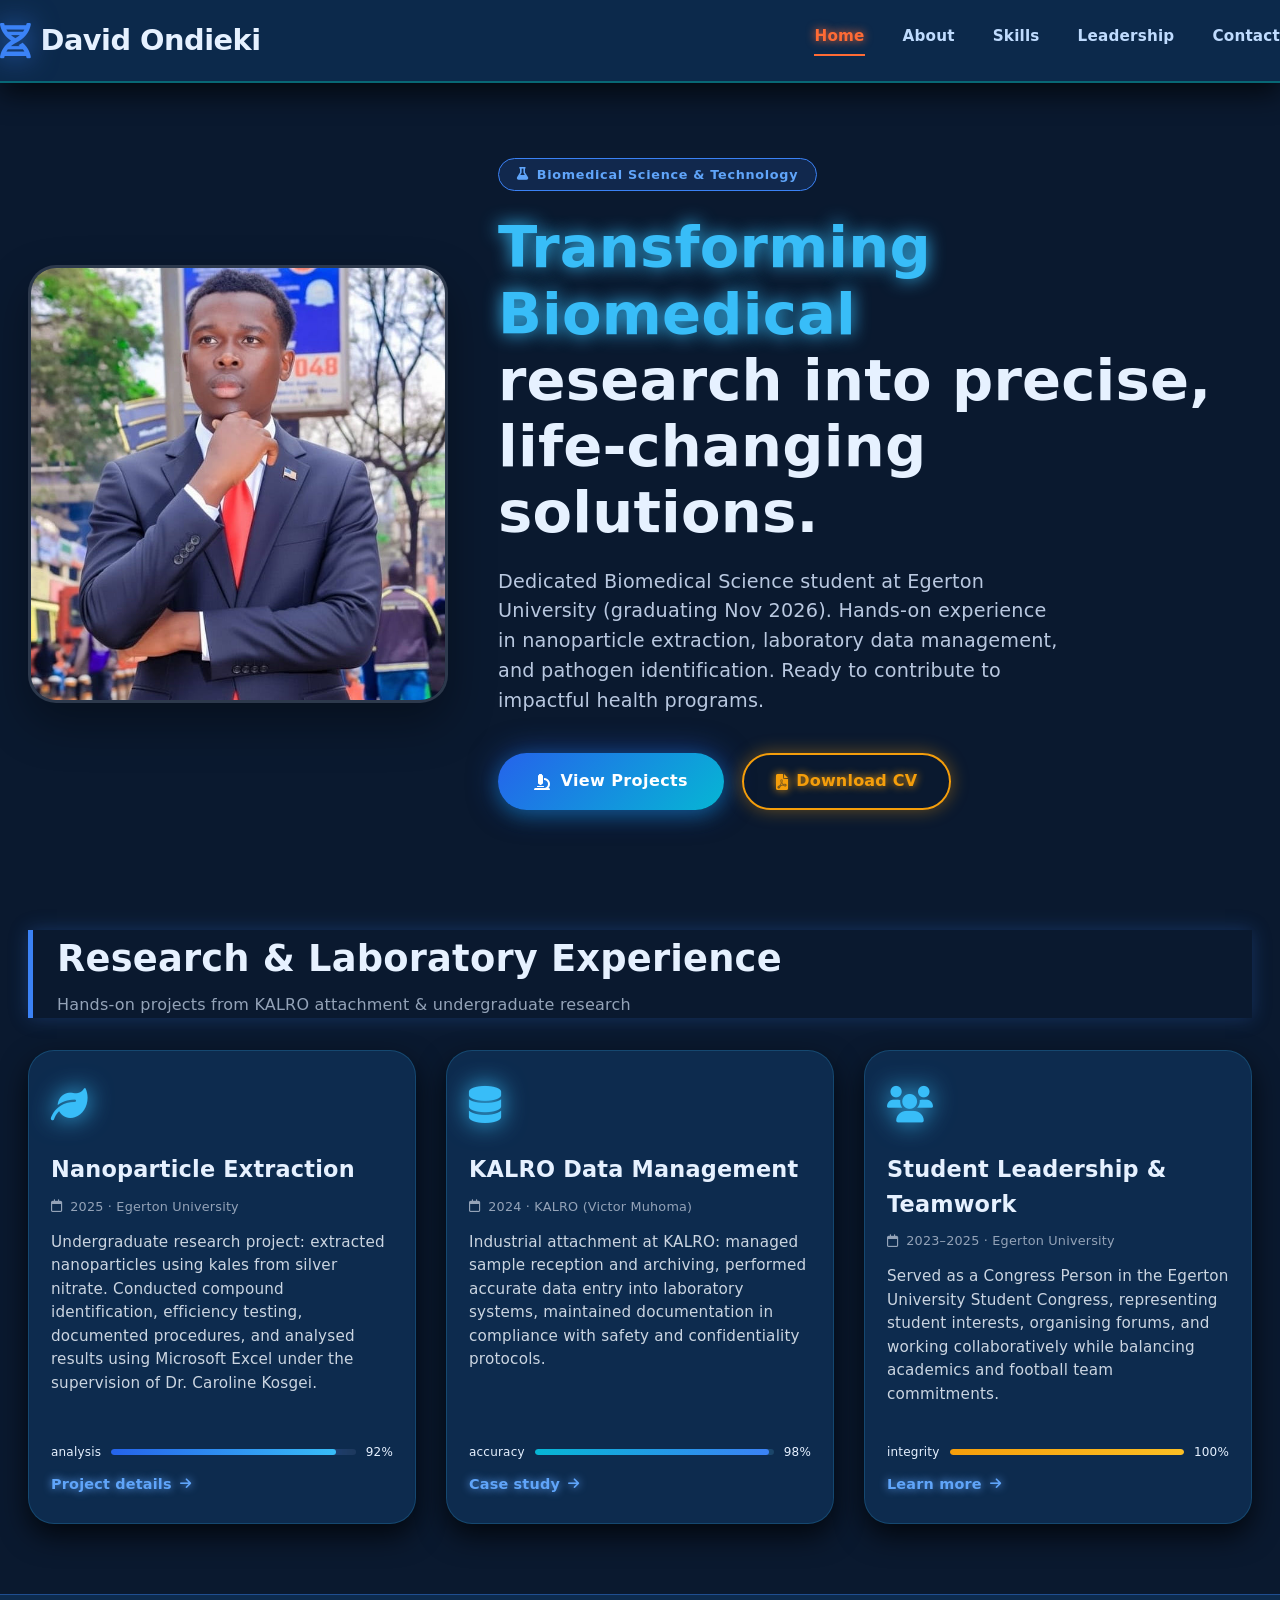
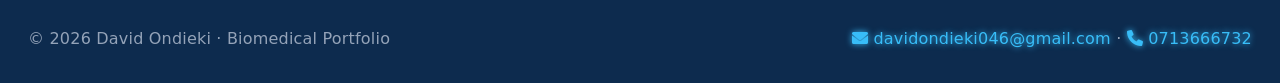
<file: index.html>
<!DOCTYPE html>
<html lang="en">
<head>
  <meta charset="UTF-8">
  <meta name="viewport" content="width=device-width, initial-scale=1.0, viewport-fit=cover">
  <title>David Ondieki · Biomedical Portfolio</title>
  <link rel="stylesheet" href="https://cdnjs.cloudflare.com/ajax/libs/font-awesome/6.0.0-beta3/css/all.min.css">
  <style>
    * {
      margin: 0;
      padding: 0;
      box-sizing: border-box;
    }

    html {
      overflow-x: hidden;
    }

    body {
      min-width: 0;
      background-color: #0A192F; /* Deep Navy – blue base */
      font-family: 'Inter', 'Segoe UI', system-ui, -apple-system, sans-serif;
      color: #E6F1FF; /* Pale Blue-White */
      line-height: 1.55;
      -webkit-font-smoothing: antialiased;
      letter-spacing: 0.2px;
    }

    .container {
      max-width: 1320px;
      margin: 0 auto;
      padding: 0 28px;
    }

    /* Navigation – blue surface with cyan/orange accents */
    .navbar {
      background-color: #0D2B4E; /* Rich medium blue */
      border-bottom: 2px solid rgba(0, 245, 212, 0.3);
      position: sticky;
      top: 0;
      z-index: 20;
      backdrop-filter: blur(14px);
      background-color: rgba(13, 43, 78, 0.94);
      box-shadow: 0 10px 28px rgba(0, 0, 0, 0.7);
    }

    .nav-content {
      display: flex;
      align-items: center;
      justify-content: space-between;
      padding: 18px 0;
      flex-wrap: wrap;
      gap: 16px;
    }

    .logo {
      font-weight: 750;
      font-size: 1.8rem;
      letter-spacing: -0.5px;
      color: #E6F1FF;
      display: flex;
      align-items: center;
      gap: 10px;
    }

    .logo i {
      color: #3B82F6; /* Bright blue */
      font-size: 2.2rem;
      filter: drop-shadow(0 0 14px rgba(59, 130, 246, 0.7));
    }

    .nav-links {
      display: flex;
      gap: 38px;
      align-items: center;
      flex-wrap: wrap;
    }

    .nav-links a {
      text-decoration: none;
      font-weight: 550;
      font-size: 0.95rem;
      color: #BFDBFE; /* Soft blue-white */
      transition: all 0.25s ease;
      padding-bottom: 5px;
      border-bottom: 2px solid transparent;
    }

    .nav-links a:hover {
      color: #38BDF8; /* Sky blue hover */
      border-bottom-color: #38BDF8;
      text-shadow: 0 0 10px #38BDF8;
    }

    .nav-links .active {
      color: #FF6B35; /* Orange accent on active */
      border-bottom-color: #FF6B35;
      font-weight: 650;
      text-shadow: 0 0 10px #FF6B35;
    }

    /* Hero */
    .hero {
      display: flex;
      flex-wrap: wrap;
      align-items: center;
      gap: 50px;
      padding: 75px 0 60px;
    }

    .hero-text {
      flex: 1 1 440px;
      min-width: 0;
    }

    .hero-badge {
      display: inline-flex;
      align-items: center;
      gap: 8px;
      background: rgba(59, 130, 246, 0.15);
      border: 1px solid #3B82F6;
      color: #60A5FA;
      font-weight: 600;
      font-size: 0.8rem;
      letter-spacing: 0.7px;
      padding: 6px 18px;
      border-radius: 30px;
      margin-bottom: 24px;
    }

    .hero-text h1 {
      font-size: 3.6rem;
      font-weight: 750;
      line-height: 1.15;
      color: #E6F1FF;
      margin-bottom: 20px;
    }

    .hero-photo {
      flex: 1 1 420px;
      min-width: 0;
      max-width: 420px;
      width: 100%;
      border-radius: 28px;
      overflow: hidden;
      border: 3px solid rgba(255,255,255,0.14);
      box-shadow: 0 20px 45px rgba(0,0,0,0.35);
      background: #0A192F;
    }

    .hero-photo img {
      width: 100%;
      height: auto;
      display: block;
      object-fit: contain;
      object-position: top center;
    }

    .blue-glow {
      color: #38BDF8;
      text-shadow: 0 0 18px #38BDF8;
    }

    .hero-description {
      font-size: 1.2rem;
      color: #b9c8e0;
      margin-bottom: 38px;
      max-width: 560px;
    }

    .button-group {
      display: flex;
      gap: 18px;
      flex-wrap: wrap;
    }

    /* Primary button – blue to cyan gradient */
    .btn-primary {
      background: linear-gradient(135deg, #2563EB, #06B6D4);
      border: none;
      padding: 15px 36px;
      border-radius: 40px;
      font-weight: 700;
      font-size: 1rem;
      color: #FFFFFF;
      text-decoration: none;
      display: inline-flex;
      align-items: center;
      gap: 10px;
      transition: all 0.3s ease;
      box-shadow: 0 0 30px rgba(37, 99, 235, 0.5), 0 6px 18px rgba(6, 182, 212, 0.3);
      letter-spacing: 0.4px;
    }

    .btn-primary i {
      color: #FFFFFF;
    }

    .btn-primary:hover {
      box-shadow: 0 0 45px #2563EB, 0 0 55px #06B6D4;
      transform: translateY(-2px);
      filter: brightness(1.1);
    }

    /* Gold button for CV */
    .btn-gold {
      background: transparent;
      border: 2px solid #F59E0B;
      padding: 14px 32px;
      border-radius: 40px;
      font-weight: 700;
      font-size: 1rem;
      color: #F59E0B;
      text-decoration: none;
      display: inline-flex;
      align-items: center;
      gap: 8px;
      transition: all 0.25s;
      box-shadow: 0 0 18px rgba(245, 158, 11, 0.4);
      text-shadow: 0 0 8px #F59E0B;
    }

    .btn-gold i {
      color: #F59E0B;
    }

    .btn-gold:hover {
      background: #F59E0B;
      color: #0A192F;
      box-shadow: 0 0 38px #F59E0B;
      text-shadow: none;
    }
    .btn-gold:hover i {
      color: #0A192F;
    }

    .hero-visual {
      flex: 1 1 400px;
      background: #0D2B4E;
      border-radius: 38px;
      padding: 26px;
      box-shadow: 0 0 45px rgba(37, 99, 235, 0.2), inset 0 0 35px rgba(6, 182, 212, 0.1);
      border: 1px solid rgba(56, 189, 248, 0.3);
      display: flex;
      align-items: center;
      justify-content: center;
    }

    .hero-card {
      background: #0A192F;
      border-radius: 28px;
      padding: 32px 22px;
      width: 100%;
      text-align: center;
      border: 1px solid rgba(245, 158, 11, 0.3);
    }

    .hero-icon-large {
      font-size: 4.5rem;
      color: #3B82F6;
      margin-bottom: 18px;
      filter: drop-shadow(0 0 22px #3B82F6);
    }

    .stat-line {
      display: flex;
      gap: 24px;
      margin-top: 24px;
      justify-content: center;
    }

    .stat-item {
      background: #0D2B4E;
      padding: 14px 22px;
      border-radius: 20px;
      border: 1px solid rgba(56, 189, 248, 0.3);
    }

    .stat-number {
      font-weight: 750;
      font-size: 1.8rem;
      color: #38BDF8;
      text-shadow: 0 0 12px #38BDF8;
    }

    .stat-label {
      font-size: 0.75rem;
      color: #E6F1FF;
      text-transform: uppercase;
      letter-spacing: 0.8px;
    }

    .section-title {
      margin: 60px 0 32px;
      border-left: 5px solid #3B82F6;
      padding-left: 24px;
      box-shadow: 0 0 18px rgba(59, 130, 246, 0.25);
    }

    .section-title h2 {
      font-size: 2.3rem;
      font-weight: 700;
      color: #E6F1FF;
    }

    .section-title p {
      color: #94a3b8;
      font-size: 1rem;
      margin-top: 6px;
    }

    .project-grid {
      display: grid;
      grid-template-columns: repeat(auto-fit, minmax(min(270px, 100%), 1fr));
      gap: 30px;
      margin-bottom: 60px;
    }

    .project-card {
      background: #0D2B4E;
      border-radius: 26px;
      padding: 26px 22px;
      transition: all 0.3s ease;
      border: 1px solid rgba(56, 189, 248, 0.2);
      box-shadow: 0 12px 28px rgba(0, 0, 0, 0.7);
      display: flex;
      flex-direction: column;
    }

    .project-card:hover {
      border-color: #3B82F6;
      box-shadow: 0 0 38px rgba(37, 99, 235, 0.4);
      transform: translateY(-5px);
    }

    .card-icon {
      font-size: 2.3rem;
      color: #38BDF8;
      margin-bottom: 18px;
      filter: drop-shadow(0 0 12px #38BDF8);
    }

    .project-card h3 {
      font-size: 1.4rem;
      font-weight: 650;
      margin-bottom: 10px;
      color: #E6F1FF;
    }

    .meta {
      color: #94a3b8;
      font-size: 0.8rem;
      margin-bottom: 14px;
      display: flex;
      align-items: center;
      gap: 8px;
    }

    .project-card p {
      color: #cbd5e1;
      font-size: 0.95rem;
      margin-bottom: 20px;
      flex: 1;
    }

    .link-glow {
      color: #60A5FA;
      font-weight: 600;
      text-decoration: none;
      display: inline-flex;
      align-items: center;
      gap: 8px;
      transition: 0.2s;
      font-size: 0.9rem;
      border-bottom: 1px solid transparent;
      text-shadow: 0 0 8px #60A5FA;
    }

    .link-glow i {
      font-size: 0.8rem;
    }

    .link-glow:hover {
      color: #F59E0B;
      border-bottom-color: #F59E0B;
      text-shadow: 0 0 12px #F59E0B;
    }

    .progress-indicator {
      margin: 16px 0 12px;
      display: flex;
      align-items: center;
      gap: 10px;
    }

    .progress-bar {
      height: 6px;
      background: #1e3a5f;
      border-radius: 12px;
      flex: 1;
      overflow: hidden;
    }

    .progress-fill-blue {
      height: 100%;
      background: linear-gradient(90deg, #2563EB, #38BDF8);
      box-shadow: 0 0 18px #2563EB;
      border-radius: 12px;
    }

    .progress-fill-cyan {
      height: 100%;
      background: linear-gradient(90deg, #06B6D4, #3B82F6);
      box-shadow: 0 0 18px #06B6D4;
      border-radius: 12px;
    }

    .progress-fill-gold {
      height: 100%;
      background: linear-gradient(90deg, #F59E0B, #FBBF24);
      box-shadow: 0 0 18px #F59E0B;
      border-radius: 12px;
    }

    .progress-text {
      font-size: 0.75rem;
      color: #E6F1FF;
      font-weight: 500;
    }

    .alert-banner {
      background: #0D2B4E;
      border-left: 6px solid #F59E0B;
      padding: 18px 26px;
      border-radius: 16px;
      margin: 35px 0 45px;
      display: flex;
      align-items: center;
      gap: 18px;
      box-shadow: 0 0 24px rgba(245, 158, 11, 0.25);
    }

    .alert-banner i {
      font-size: 2rem;
      color: #F59E0B;
      filter: drop-shadow(0 0 12px #F59E0B);
    }

    .alert-content strong {
      color: #FBBF24;
      text-shadow: 0 0 6px #FBBF24;
    }

    .footer {
      background: #0D2B4E;
      margin-top: 70px;
      padding: 32px 0;
      border-top: 1px solid rgba(59, 130, 246, 0.4);
      color: #94a3b8;
      display: flex;
      justify-content: space-between;
      flex-wrap: wrap;
      gap: 20px;
    }

    .footer a {
      color: #38BDF8;
      text-decoration: none;
      font-weight: 500;
      text-shadow: 0 0 6px #38BDF8;
    }

    .footer a:hover {
      color: #F59E0B;
      text-shadow: 0 0 12px #F59E0B;
    }

    @media (max-width: 760px) {
      .hero {
        justify-content: center;
        padding: 40px 0 30px;
      }
      .hero-text {
        width: 100%;
      }
      .hero-photo {
        max-width: 100%;
      }
      .hero-text h1 {
        font-size: 2.5rem;
      }
      .project-grid {
        grid-template-columns: 1fr;
      }
      .nav-links {
        gap: 18px;
      }
    }
  </style>
</head>
<body>
  <nav class="navbar">
    <div class="container nav-content">
      <div class="logo">
        <a href="index.html" style="display:flex;align-items:center;text-decoration:none;color:inherit;">
          <i class="fas fa-dna"></i>
          <span style="margin-left:10px;">David Ondieki</span>
        </a>
      </div>
      <div class="nav-links">
        <a href="index.html" class="active">Home</a>
        <a href="about.html">About</a>
        <a href="skills.html">Skills</a>
        <a href="leadership.html">Leadership</a>
        <a href="contact.html">Contact</a>
      </div>
    </div>
  </nav>

  <main class="container">
    <section class="hero">
      <div class="hero-photo">
        <img src="images/David.png" alt="David Ondieki portrait">
      </div>
      <div class="hero-text">
        <span class="hero-badge"><i class="fas fa-flask"></i> Biomedical Science & Technology</span>
        <h1>
          <span class="blue-glow">Transforming Biomedical </span><br>research into precise, life-changing solutions.
        </h1>
        <p class="hero-description">
          Dedicated Biomedical Science student at Egerton University (graduating Nov 2026). 
          Hands-on experience in nanoparticle extraction, laboratory data management, and pathogen identification. 
          Ready to contribute to impactful health programs.
        </p>
        <div class="button-group">
          <a href="#projects" class="btn-primary"><i class="fas fa-microscope"></i> View Projects</a>
          <a href="David-Ondieki-CV.pdf" class="btn-gold" download><i class="fas fa-file-pdf"></i> Download CV</a>
        </div>
      </div>
    </section>

  

    <div class="section-title" id="projects">
      <h2>Research & Laboratory Experience</h2>
      <p>Hands-on projects from KALRO attachment & undergraduate research</p>
    </div>

    <div class="project-grid">
      <div class="project-card">
        <div class="card-icon"><i class="fas fa-leaf"></i></div>
        <h3>Nanoparticle Extraction</h3>
        <div class="meta"><i class="far fa-calendar"></i> 2025 · Egerton University</div>
        <p>Undergraduate research project: extracted nanoparticles using kales from silver nitrate. Conducted compound identification, efficiency testing, documented procedures, and analysed results using Microsoft Excel under the supervision of Dr. Caroline Kosgei.</p>
        <div class="progress-indicator">
          <span class="progress-text">analysis</span>
          <div class="progress-bar"><div class="progress-fill-blue" style="width:92%;"></div></div>
          <span class="progress-text">92%</span>
        </div>
        <a href="project-nanoparticle.html" class="link-glow">Project details <i class="fas fa-arrow-right"></i></a>
      </div>
      <div class="project-card">
        <div class="card-icon"><i class="fas fa-database"></i></div>
        <h3>KALRO Data Management</h3>
        <div class="meta"><i class="far fa-calendar"></i> 2024 · KALRO (Victor Muhoma)</div>
        <p>Industrial attachment at KALRO: managed sample reception and archiving, performed accurate data entry into laboratory systems, maintained documentation in compliance with safety and confidentiality protocols.</p>
        <div class="progress-indicator">
          <span class="progress-text">accuracy</span>
          <div class="progress-bar"><div class="progress-fill-cyan" style="width:98%;"></div></div>
          <span class="progress-text">98%</span>
        </div>
        <a href="project-kalro.html" class="link-glow">Case study <i class="fas fa-arrow-right"></i></a>
      </div>
      <div class="project-card">
        <div class="card-icon"><i class="fas fa-users"></i></div>
        <h3>Student Leadership & Teamwork</h3>
        <div class="meta"><i class="far fa-calendar"></i> 2023–2025 · Egerton University</div>
        <p>Served as a Congress Person in the Egerton University Student Congress, representing student interests, organising forums, and working collaboratively while balancing academics and football team commitments.</p>
        <div class="progress-indicator">
          <span class="progress-text">integrity</span>
          <div class="progress-bar"><div class="progress-fill-gold" style="width:100%;"></div></div>
          <span class="progress-text">100%</span>
        </div>
        <a href="project-leadership.html" class="link-glow">Learn more <i class="fas fa-arrow-right"></i></a>
      </div>
    </div>
  </main>

  <footer class="footer">
    <div class="container" style="display: flex; justify-content: space-between; width: 100%; flex-wrap: wrap; align-items: center;">
      <span>© 2026 David Ondieki · Biomedical Portfolio</span>
      <span>
        <a href="mailto:davidondieki046@gmail.com"><i class="fas fa-envelope"></i> davidondieki046@gmail.com</a> · 
        <a href="#"><i class="fas fa-phone"></i> 0713666732</a>
      </span>
    </div>
  </footer>
</body>
</html>
</file>
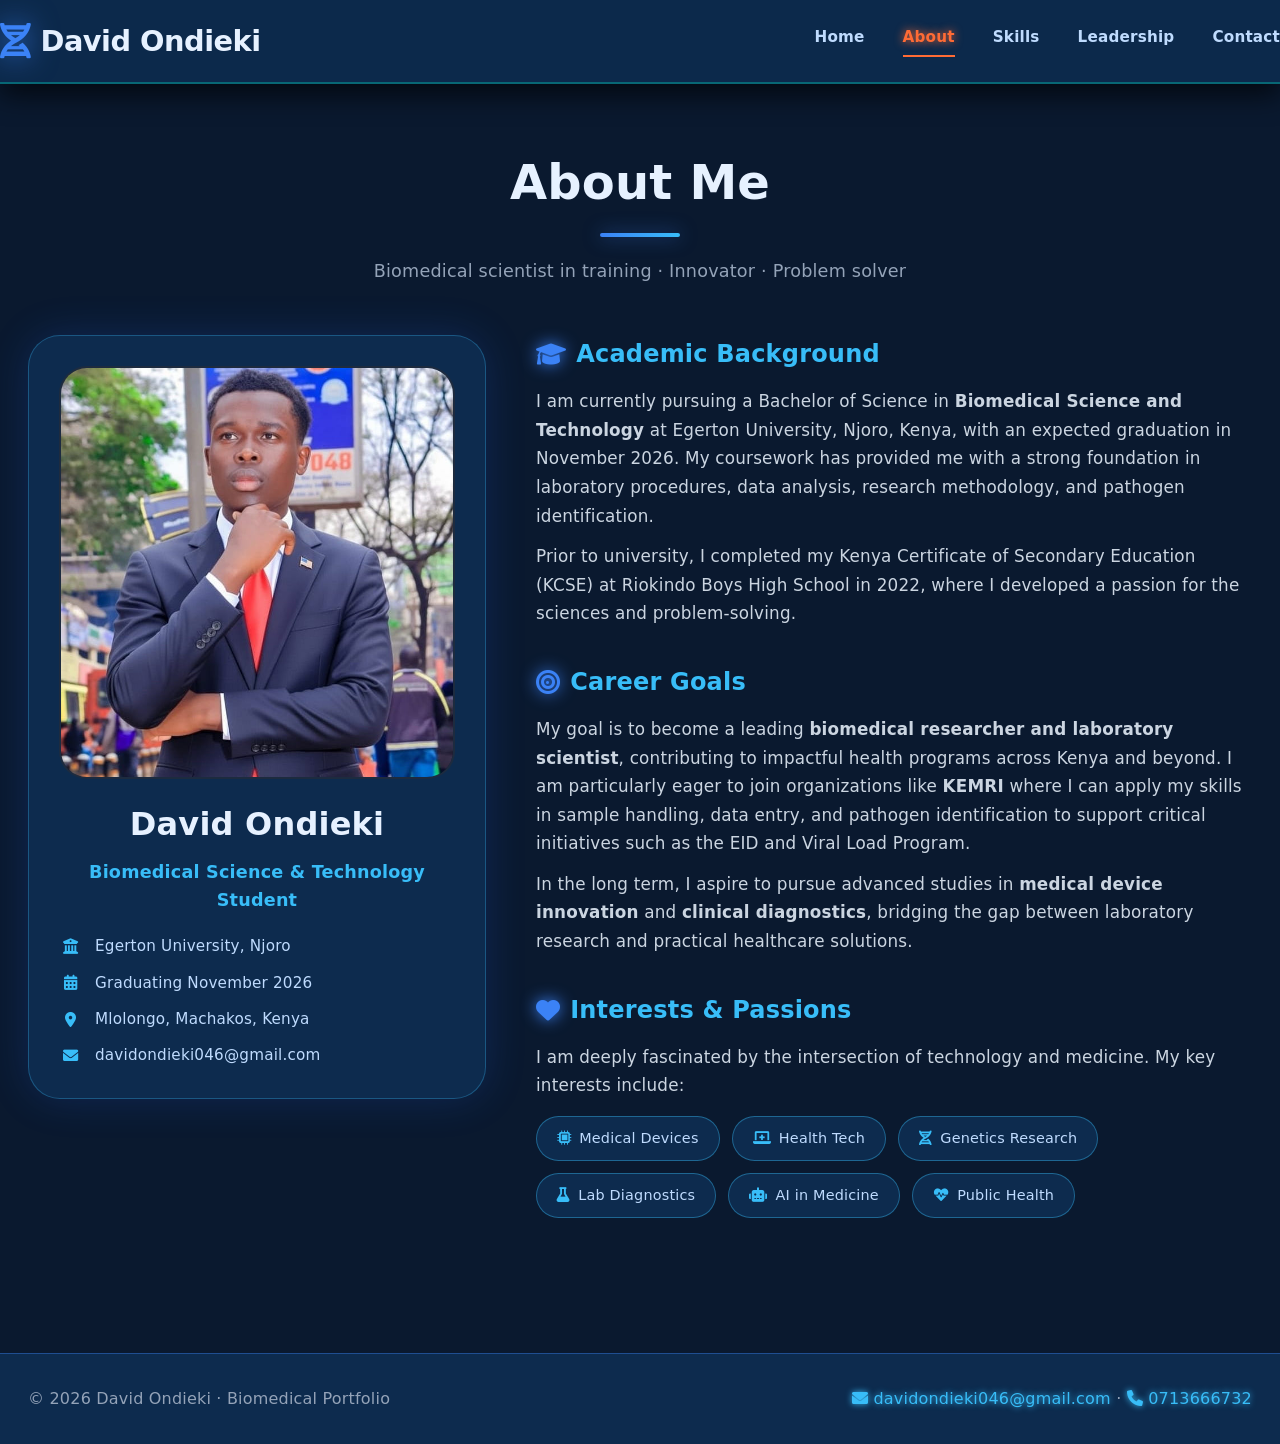
<file: about.html>
<!DOCTYPE html>
<html lang="en">
<head>
  <meta charset="UTF-8">
  <meta name="viewport" content="width=device-width, initial-scale=1.0, viewport-fit=cover">
  <title>About Me · David Ondieki</title>
  <link rel="stylesheet" href="https://cdnjs.cloudflare.com/ajax/libs/font-awesome/6.0.0-beta3/css/all.min.css">
  <style>
    * {
      margin: 0;
      padding: 0;
      box-sizing: border-box;
    }

    html {
      overflow-x: hidden;
    }

    body {
      min-width: 0;
      background-color: #0A192F;
      font-family: 'Inter', 'Segoe UI', system-ui, -apple-system, sans-serif;
      color: #E6F1FF;
      line-height: 1.6;
      -webkit-font-smoothing: antialiased;
      letter-spacing: 0.2px;
    }

    .container {
      max-width: 1320px;
      margin: 0 auto;
      padding: 0 28px;
    }

    /* Navigation */
    .navbar {
      background-color: #0D2B4E;
      border-bottom: 2px solid rgba(0, 245, 212, 0.3);
      position: sticky;
      top: 0;
      z-index: 20;
      backdrop-filter: blur(14px);
      background-color: rgba(13, 43, 78, 0.94);
      box-shadow: 0 10px 28px rgba(0, 0, 0, 0.7);
    }

    .nav-content {
      display: flex;
      align-items: center;
      justify-content: space-between;
      padding: 18px 0;
      flex-wrap: wrap;
      gap: 16px;
    }

    .logo {
      font-weight: 750;
      font-size: 1.8rem;
      letter-spacing: -0.5px;
      color: #E6F1FF;
      display: flex;
      align-items: center;
      gap: 10px;
      text-decoration: none;
    }

    .logo i {
      color: #3B82F6;
      font-size: 2.2rem;
      filter: drop-shadow(0 0 14px rgba(59, 130, 246, 0.7));
    }

    .nav-links {
      display: flex;
      gap: 38px;
      align-items: center;
      flex-wrap: wrap;
    }

    .nav-links a {
      text-decoration: none;
      font-weight: 550;
      font-size: 0.95rem;
      color: #BFDBFE;
      transition: all 0.25s ease;
      padding-bottom: 5px;
      border-bottom: 2px solid transparent;
    }

    .nav-links a:hover {
      color: #38BDF8;
      border-bottom-color: #38BDF8;
      text-shadow: 0 0 10px #38BDF8;
    }

    .nav-links .active {
      color: #FF6B35;
      border-bottom-color: #FF6B35;
      font-weight: 650;
      text-shadow: 0 0 10px #FF6B35;
    }

    /* Page Header */
    .page-header {
      padding: 60px 0 30px;
      text-align: center;
    }

    .page-header h1 {
      font-size: 3rem;
      font-weight: 750;
      color: #E6F1FF;
      margin-bottom: 12px;
    }

    .page-header .underline {
      width: 80px;
      height: 4px;
      background: linear-gradient(90deg, #3B82F6, #38BDF8);
      margin: 0 auto 20px;
      border-radius: 4px;
      box-shadow: 0 0 18px rgba(59, 130, 246, 0.6);
    }

    .page-header p {
      color: #94a3b8;
      font-size: 1.1rem;
    }

    /* About Content */
    .about-grid {
      display: flex;
      flex-wrap: wrap;
      gap: 50px;
      padding: 20px 0 60px;
      align-items: flex-start;
    }

    .about-image {
      flex: 1 1 350px;
      min-width: 0;
      background: #0D2B4E;
      border-radius: 32px;
      padding: 30px;
      text-align: center;
      border: 1px solid rgba(56, 189, 248, 0.3);
      box-shadow: 0 0 40px rgba(37, 99, 235, 0.2);
    }

    .profile-icon {
      width: 100%;
      max-width: 420px;
      margin-left: auto;
      margin-right: auto;
      border-radius: 28px;
      overflow: hidden;
      background: #0A192F;
      margin-bottom: 20px;
      position: relative;
      border: 2px solid rgba(255,255,255,0.08);
    }

    .profile-icon img {
      width: 100%;
      height: auto;
      display: block;
      object-fit: contain;
      object-position: top center;
    }

    .profile-icon i {
      display: none;
    }

    .about-image h2 {
      font-size: 2rem;
      color: #E6F1FF;
      margin-bottom: 8px;
    }

    .about-image .title {
      color: #38BDF8;
      font-weight: 600;
      font-size: 1.1rem;
      margin-bottom: 20px;
    }

    .quick-info {
      display: flex;
      flex-direction: column;
      gap: 12px;
      text-align: left;
    }

    .quick-info .info-item {
      display: flex;
      align-items: center;
      gap: 12px;
      color: #BFDBFE;
      font-size: 0.95rem;
    }

    .quick-info .info-item i {
      color: #38BDF8;
      width: 24px;
      text-align: center;
    }

    .about-details {
      flex: 2 1 500px;
      min-width: 0;
    }

    .detail-section {
      margin-bottom: 35px;
    }

    .detail-section h3 {
      font-size: 1.5rem;
      color: #38BDF8;
      margin-bottom: 14px;
      display: flex;
      align-items: center;
      gap: 10px;
    }

    .detail-section h3 i {
      color: #3B82F6;
      filter: drop-shadow(0 0 8px #3B82F6);
    }

    .detail-section p {
      color: #cbd5e1;
      font-size: 1.05rem;
      line-height: 1.7;
      margin-bottom: 12px;
    }

    .interest-tags {
      display: flex;
      flex-wrap: wrap;
      gap: 12px;
      margin-top: 16px;
    }

    .interest-tag {
      background: #0D2B4E;
      border: 1px solid rgba(56, 189, 248, 0.4);
      padding: 10px 20px;
      border-radius: 30px;
      color: #BFDBFE;
      font-weight: 500;
      font-size: 0.9rem;
      transition: all 0.25s;
      display: flex;
      align-items: center;
      gap: 8px;
    }

    .interest-tag:hover {
      border-color: #3B82F6;
      box-shadow: 0 0 20px rgba(37, 99, 235, 0.4);
      color: #FFFFFF;
    }

    .interest-tag i {
      color: #38BDF8;
    }

    .footer {
      background: #0D2B4E;
      margin-top: 40px;
      padding: 32px 0;
      border-top: 1px solid rgba(59, 130, 246, 0.4);
      color: #94a3b8;
      display: flex;
      justify-content: space-between;
      flex-wrap: wrap;
      gap: 20px;
    }

    .footer a {
      color: #38BDF8;
      text-decoration: none;
      font-weight: 500;
      text-shadow: 0 0 6px #38BDF8;
    }

    .footer a:hover {
      color: #F59E0B;
      text-shadow: 0 0 12px #F59E0B;
    }

    @media (max-width: 760px) {
      .page-header h1 {
        font-size: 2.2rem;
      }
      .nav-links {
        gap: 18px;
      }
    }
  </style>
</head>
<body>
  <nav class="navbar">
    <div class="container nav-content">
      <a href="index.html" class="logo">
        <i class="fas fa-dna"></i> David Ondieki
      </a>
      <div class="nav-links">
        <a href="index.html">Home</a>
        <a href="about.html" class="active">About</a>
        <a href="skills.html">Skills</a>
        <a href="leadership.html">Leadership</a>
        <a href="contact.html">Contact</a>
      </div>
    </div>
  </nav>

  <main class="container">
    <div class="page-header">
      <h1>About Me</h1>
      <div class="underline"></div>
      <p>Biomedical scientist in training · Innovator · Problem solver</p>
    </div>

    <div class="about-grid">
      <div class="about-image">
        <div class="profile-icon">
          <img src="images/David.png" alt="David Ondieki">
        </div>
        <h2>David Ondieki</h2>
        <p class="title">Biomedical Science & Technology Student</p>
        <div class="quick-info">
          <div class="info-item">
            <i class="fas fa-university"></i>
            <span>Egerton University, Njoro</span>
          </div>
          <div class="info-item">
            <i class="fas fa-calendar-alt"></i>
            <span>Graduating November 2026</span>
          </div>
          <div class="info-item">
            <i class="fas fa-map-marker-alt"></i>
            <span>Mlolongo, Machakos, Kenya</span>
          </div>
          <div class="info-item">
            <i class="fas fa-envelope"></i>
            <span>davidondieki046@gmail.com</span>
          </div>
        </div>
      </div>

      <div class="about-details">
        <div class="detail-section">
          <h3><i class="fas fa-graduation-cap"></i> Academic Background</h3>
          <p>
            I am currently pursuing a Bachelor of Science in <strong>Biomedical Science and Technology</strong> at Egerton University, 
            Njoro, Kenya, with an expected graduation in November 2026. My coursework has provided me with a strong foundation 
            in laboratory procedures, data analysis, research methodology, and pathogen identification.
          </p>
          <p>
            Prior to university, I completed my Kenya Certificate of Secondary Education (KCSE) at Riokindo Boys High School in 2022, 
            where I developed a passion for the sciences and problem-solving.
          </p>
        </div>

        <div class="detail-section">
          <h3><i class="fas fa-bullseye"></i> Career Goals</h3>
          <p>
            My goal is to become a leading <strong>biomedical researcher and laboratory scientist</strong>, contributing to 
            impactful health programs across Kenya and beyond. I am particularly eager to join organizations like 
            <strong>KEMRI</strong> where I can apply my skills in sample handling, data entry, and pathogen identification 
            to support critical initiatives such as the EID and Viral Load Program.
          </p>
          <p>
            In the long term, I aspire to pursue advanced studies in <strong>medical device innovation</strong> and 
            <strong>clinical diagnostics</strong>, bridging the gap between laboratory research and practical healthcare solutions.
          </p>
        </div>

        <div class="detail-section">
          <h3><i class="fas fa-heart"></i> Interests & Passions</h3>
          <p>
            I am deeply fascinated by the intersection of technology and medicine. My key interests include:
          </p>
          <div class="interest-tags">
            <span class="interest-tag"><i class="fas fa-microchip"></i> Medical Devices</span>
            <span class="interest-tag"><i class="fas fa-laptop-medical"></i> Health Tech</span>
            <span class="interest-tag"><i class="fas fa-dna"></i> Genetics Research</span>
            <span class="interest-tag"><i class="fas fa-flask"></i> Lab Diagnostics</span>
            <span class="interest-tag"><i class="fas fa-robot"></i> AI in Medicine</span>
            <span class="interest-tag"><i class="fas fa-heartbeat"></i> Public Health</span>
          </div>
        </div>
      </div>
    </div>
  </main>

  <footer class="footer">
    <div class="container" style="display: flex; justify-content: space-between; width: 100%; flex-wrap: wrap; align-items: center;">
      <span>© 2026 David Ondieki · Biomedical Portfolio</span>
      <span>
        <a href="mailto:davidondieki046@gmail.com"><i class="fas fa-envelope"></i> davidondieki046@gmail.com</a> · 
        <a href="#"><i class="fas fa-phone"></i> 0713666732</a>
      </span>
    </div>
  </footer>
</body>
</html>
</file>
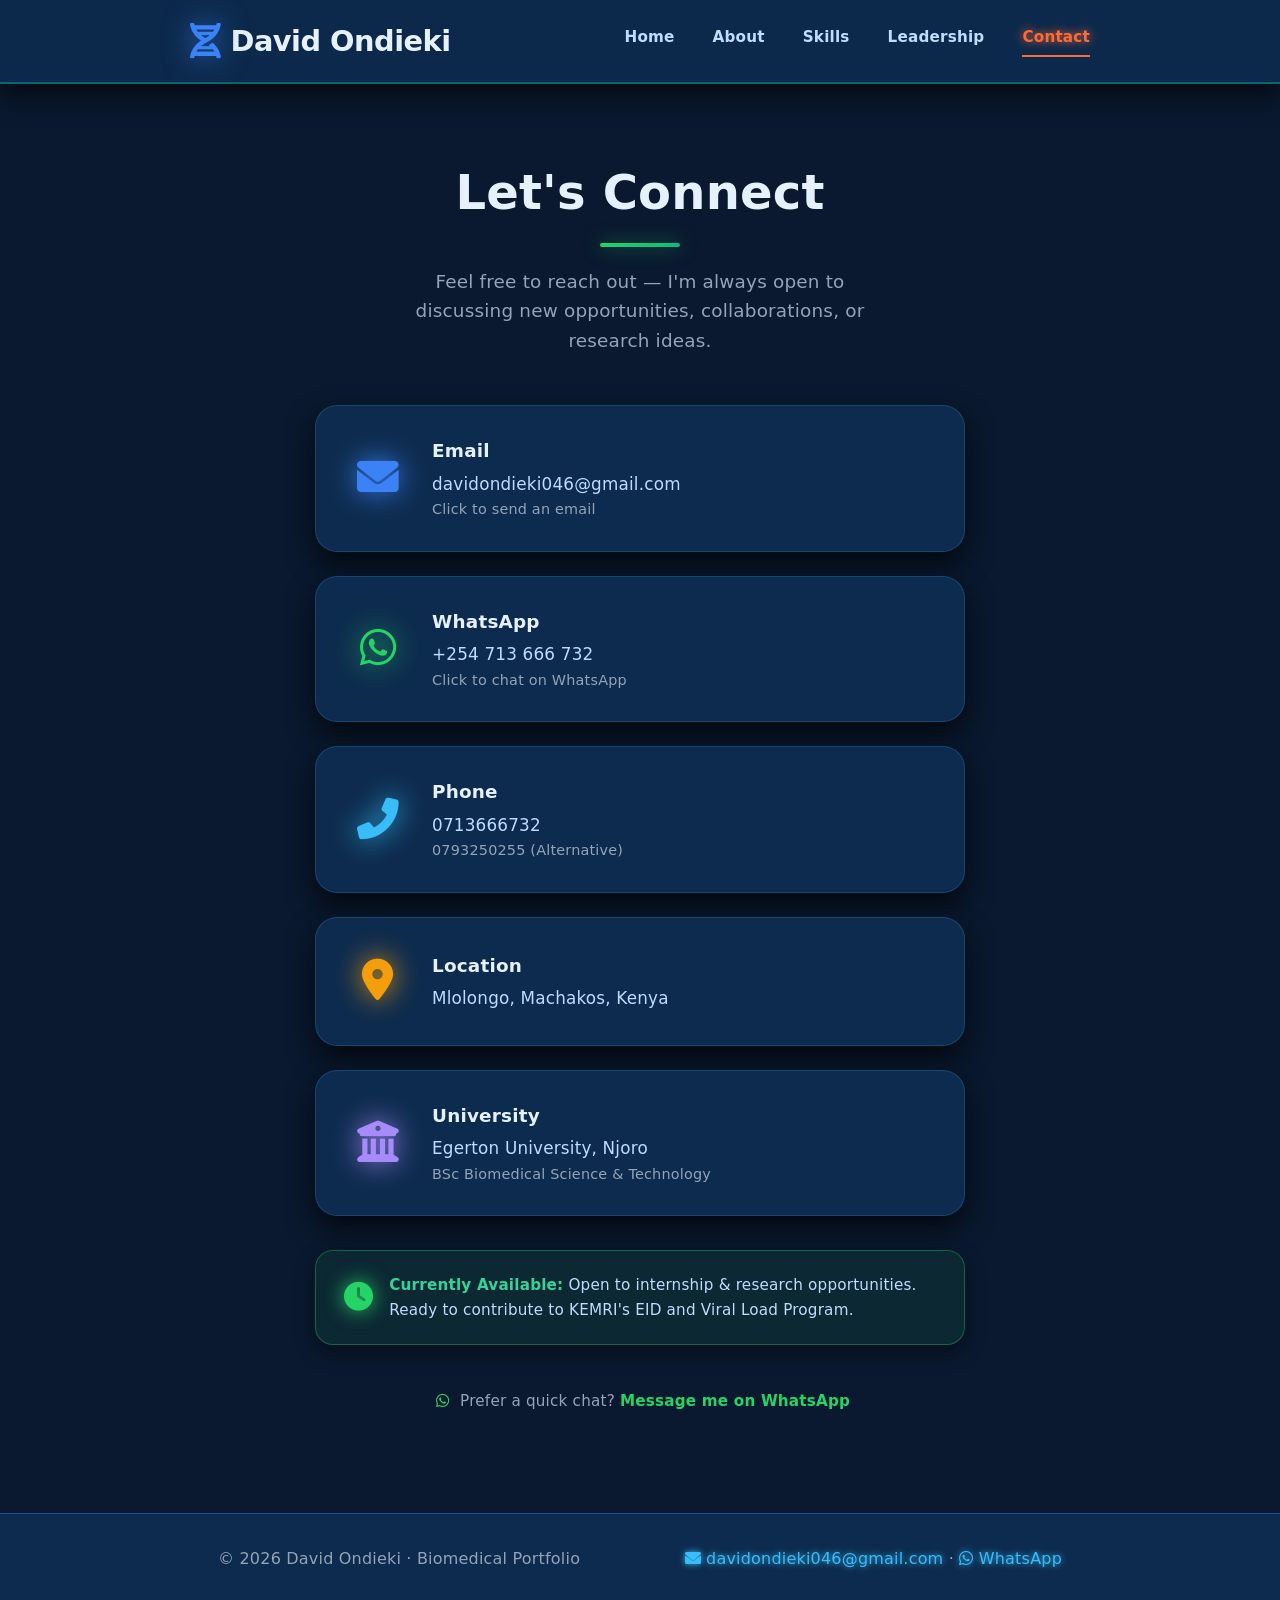
<file: contact.html>
<!DOCTYPE html>
<html lang="en">
<head>
  <meta charset="UTF-8">
  <meta name="viewport" content="width=device-width, initial-scale=1.0, viewport-fit=cover">
  <title>Contact · David Ondieki</title>
  <link rel="stylesheet" href="https://cdnjs.cloudflare.com/ajax/libs/font-awesome/6.0.0-beta3/css/all.min.css">
  <style>
    * {
      margin: 0;
      padding: 0;
      box-sizing: border-box;
    }

    body {
      background-color: #0A192F;
      font-family: 'Inter', 'Segoe UI', system-ui, -apple-system, sans-serif;
      color: #E6F1FF;
      line-height: 1.6;
      -webkit-font-smoothing: antialiased;
      letter-spacing: 0.2px;
    }

    .container {
      max-width: 900px;
      margin: 0 auto;
      padding: 0 28px;
    }

    /* Navigation */
    .navbar {
      background-color: #0D2B4E;
      border-bottom: 2px solid rgba(0, 245, 212, 0.3);
      position: sticky;
      top: 0;
      z-index: 20;
      backdrop-filter: blur(14px);
      background-color: rgba(13, 43, 78, 0.94);
      box-shadow: 0 10px 28px rgba(0, 0, 0, 0.7);
    }

    .nav-content {
      display: flex;
      align-items: center;
      justify-content: space-between;
      padding: 18px 0;
      flex-wrap: wrap;
      gap: 16px;
    }

    .logo {
      font-weight: 750;
      font-size: 1.8rem;
      letter-spacing: -0.5px;
      color: #E6F1FF;
      display: flex;
      align-items: center;
      gap: 10px;
      text-decoration: none;
    }

    .logo i {
      color: #3B82F6;
      font-size: 2.2rem;
      filter: drop-shadow(0 0 14px rgba(59, 130, 246, 0.7));
    }

    .nav-links {
      display: flex;
      gap: 38px;
      align-items: center;
      flex-wrap: wrap;
    }

    .nav-links a {
      text-decoration: none;
      font-weight: 550;
      font-size: 0.95rem;
      color: #BFDBFE;
      transition: all 0.25s ease;
      padding-bottom: 5px;
      border-bottom: 2px solid transparent;
    }

    .nav-links a:hover {
      color: #38BDF8;
      border-bottom-color: #38BDF8;
      text-shadow: 0 0 10px #38BDF8;
    }

    .nav-links .active {
      color: #FF6B35;
      border-bottom-color: #FF6B35;
      font-weight: 650;
      text-shadow: 0 0 10px #FF6B35;
    }

    /* Page Header */
    .page-header {
      padding: 70px 0 40px;
      text-align: center;
    }

    .page-header h1 {
      font-size: 3rem;
      font-weight: 750;
      color: #E6F1FF;
      margin-bottom: 12px;
    }

    .page-header .underline {
      width: 80px;
      height: 4px;
      background: linear-gradient(90deg, #25D366, #10B981);
      margin: 0 auto 20px;
      border-radius: 4px;
      box-shadow: 0 0 18px rgba(37, 211, 102, 0.6);
    }

    .page-header p {
      color: #94a3b8;
      font-size: 1.15rem;
      max-width: 500px;
      margin: 0 auto;
    }

    /* Contact Cards */
    .contact-grid {
      display: flex;
      flex-direction: column;
      gap: 24px;
      padding: 10px 0 60px;
      max-width: 650px;
      margin: 0 auto;
    }

    .contact-card {
      background: #0D2B4E;
      border-radius: 22px;
      padding: 30px 32px;
      border: 1px solid rgba(56, 189, 248, 0.2);
      box-shadow: 0 12px 28px rgba(0, 0, 0, 0.7);
      display: flex;
      align-items: center;
      gap: 24px;
      transition: all 0.3s ease;
      text-decoration: none;
    }

    a.contact-card {
      cursor: pointer;
    }

    a.contact-card:hover {
      border-color: #25D366;
      box-shadow: 0 0 40px rgba(37, 211, 102, 0.3);
      transform: translateY(-4px);
    }

    .contact-card .contact-icon {
      font-size: 2.6rem;
      min-width: 60px;
      text-align: center;
      filter: drop-shadow(0 0 14px currentColor);
    }

    .icon-email {
      color: #3B82F6;
    }

    .icon-phone {
      color: #38BDF8;
    }

    .icon-whatsapp {
      color: #25D366;
    }

    .icon-location {
      color: #F59E0B;
    }

    .icon-university {
      color: #A78BFA;
    }

    .contact-card .contact-detail h3 {
      font-size: 1.15rem;
      color: #E6F1FF;
      margin-bottom: 6px;
      font-weight: 650;
    }

    .contact-card .contact-detail p,
    .contact-card .contact-detail span {
      color: #BFDBFE;
      text-decoration: none;
      font-size: 1.05rem;
      transition: color 0.2s;
      line-height: 1.5;
    }

    a.contact-card:hover .contact-detail p,
    a.contact-card:hover .contact-detail span {
      color: #FFFFFF;
    }

    .contact-card .contact-detail .sub {
      font-size: 0.9rem;
      color: #94a3b8;
      display: block;
      margin-top: 2px;
    }

    /* Availability Banner */
    .availability {
      background: rgba(37, 211, 102, 0.08);
      border: 1px solid rgba(37, 211, 102, 0.35);
      border-radius: 18px;
      padding: 22px 28px;
      display: flex;
      align-items: center;
      gap: 16px;
      margin-top: 10px;
      box-shadow: 0 8px 20px rgba(0, 0, 0, 0.4);
    }

    .availability i {
      color: #25D366;
      font-size: 1.8rem;
      filter: drop-shadow(0 0 10px #25D366);
    }

    .availability span {
      color: #BFDBFE;
      font-size: 0.95rem;
      line-height: 1.6;
    }

    .availability strong {
      color: #34D399;
    }

    /* CTA */
    .cta-text {
      text-align: center;
      margin-top: 20px;
      color: #94a3b8;
      font-size: 0.95rem;
    }

    .cta-text i {
      color: #25D366;
      margin: 0 6px;
    }

    /* Footer */
    .footer {
      background: #0D2B4E;
      margin-top: 40px;
      padding: 32px 0;
      border-top: 1px solid rgba(59, 130, 246, 0.4);
      color: #94a3b8;
    }

    .footer-content {
      display: flex;
      justify-content: space-between;
      flex-wrap: wrap;
      gap: 20px;
      align-items: center;
    }

    .footer a {
      color: #38BDF8;
      text-decoration: none;
      font-weight: 500;
      text-shadow: 0 0 6px #38BDF8;
    }

    .footer a:hover {
      color: #25D366;
      text-shadow: 0 0 12px #25D366;
    }

    @media (max-width: 760px) {
      .page-header h1 {
        font-size: 2.2rem;
      }
      .nav-links {
        gap: 18px;
      }
      .contact-card {
        padding: 22px 20px;
        gap: 16px;
      }
      .contact-card .contact-icon {
        font-size: 2rem;
        min-width: 44px;
      }
    }
  </style>
</head>
<body>
  <nav class="navbar">
    <div class="container nav-content">
      <a href="index.html" class="logo">
        <i class="fas fa-dna"></i> David Ondieki
      </a>
      <div class="nav-links">
        <a href="index.html">Home</a>
        <a href="about.html">About</a>
        <a href="skills.html">Skills</a>
        <a href="leadership.html">Leadership</a>
        <a href="contact.html" class="active">Contact</a>
      </div>
    </div>
  </nav>

  <main class="container">
    <div class="page-header">
      <h1>Let's Connect</h1>
      <div class="underline"></div>
      <p>Feel free to reach out — I'm always open to discussing new opportunities, collaborations, or research ideas.</p>
    </div>

    <div class="contact-grid">
      <!-- Email -->
      <a href="mailto:davidondieki046@gmail.com" class="contact-card">
        <div class="contact-icon icon-email">
          <i class="fas fa-envelope"></i>
        </div>
        <div class="contact-detail">
          <h3>Email</h3>
          <span>davidondieki046@gmail.com</span>
          <span class="sub">Click to send an email</span>
        </div>
      </a>

      <!-- WhatsApp -->
      <a href="https://wa.me/254713666732" target="_blank" rel="noopener noreferrer" class="contact-card">
        <div class="contact-icon icon-whatsapp">
          <i class="fab fa-whatsapp"></i>
        </div>
        <div class="contact-detail">
          <h3>WhatsApp</h3>
          <span>+254 713 666 732</span>
          <span class="sub">Click to chat on WhatsApp</span>
        </div>
      </a>

      <!-- Phone -->
      <div class="contact-card">
        <div class="contact-icon icon-phone">
          <i class="fas fa-phone-alt"></i>
        </div>
        <div class="contact-detail">
          <h3>Phone</h3>
          <span>0713666732</span>
          <span class="sub">0793250255 (Alternative)</span>
        </div>
      </div>

      <!-- Location -->
      <div class="contact-card">
        <div class="contact-icon icon-location">
          <i class="fas fa-map-marker-alt"></i>
        </div>
        <div class="contact-detail">
          <h3>Location</h3>
          <span>Mlolongo, Machakos, Kenya</span>
        </div>
      </div>

      <!-- University -->
      <div class="contact-card">
        <div class="contact-icon icon-university">
          <i class="fas fa-university"></i>
        </div>
        <div class="contact-detail">
          <h3>University</h3>
          <span>Egerton University, Njoro</span>
          <span class="sub">BSc Biomedical Science & Technology</span>
        </div>
      </div>

      <!-- Availability -->
      <div class="availability">
        <i class="fas fa-clock"></i>
        <span><strong>Currently Available:</strong> Open to internship & research opportunities. Ready to contribute to KEMRI's EID and Viral Load Program.</span>
      </div>

      <p class="cta-text">
        <i class="fab fa-whatsapp"></i> Prefer a quick chat? 
        <a href="https://wa.me/254713666732" target="_blank" rel="noopener noreferrer" style="color: #25D366; font-weight: 600; text-decoration: none;">
          Message me on WhatsApp
        </a>
      </p>
    </div>
  </main>

  <footer class="footer">
    <div class="container footer-content">
      <span>© 2026 David Ondieki · Biomedical Portfolio</span>
      <span>
        <a href="mailto:davidondieki046@gmail.com"><i class="fas fa-envelope"></i> davidondieki046@gmail.com</a> · 
        <a href="https://wa.me/254713666732" target="_blank" rel="noopener noreferrer"><i class="fab fa-whatsapp"></i> WhatsApp</a>
      </span>
    </div>
  </footer>
</body>
</html>
</file>
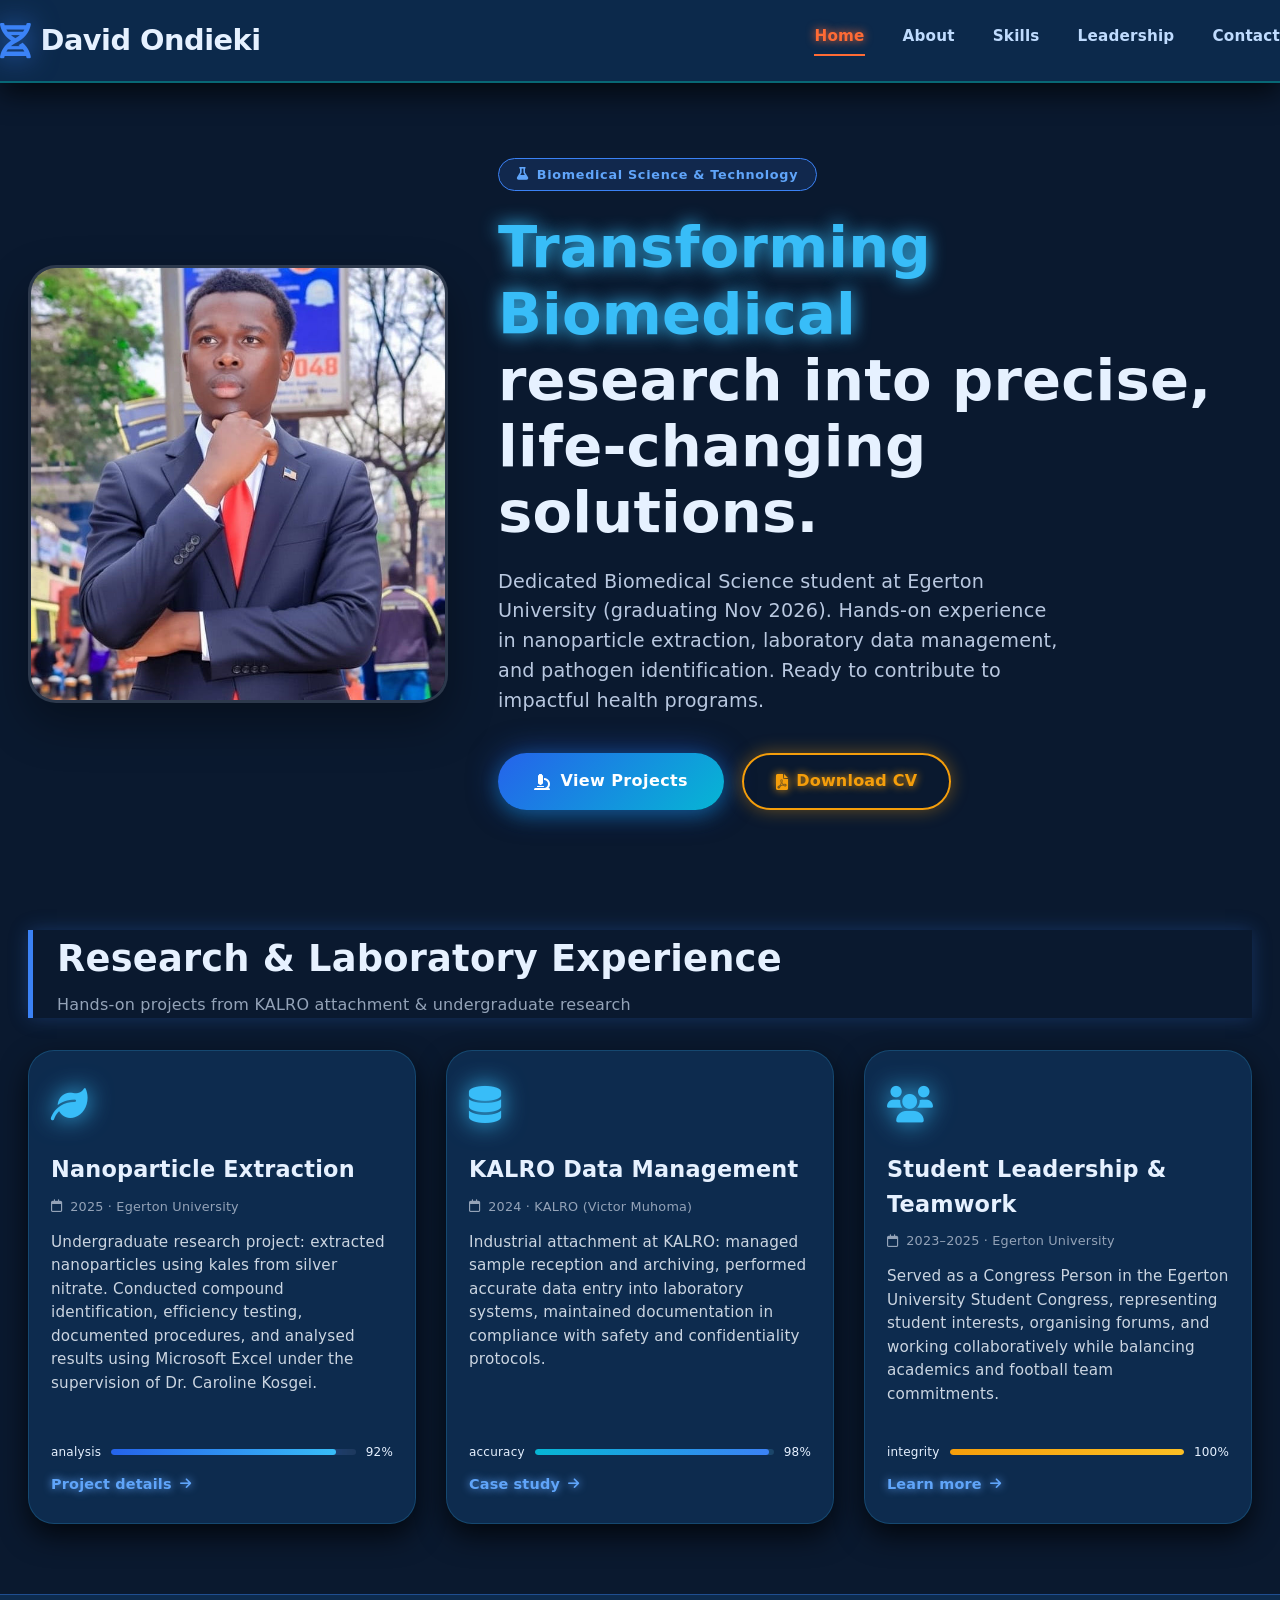
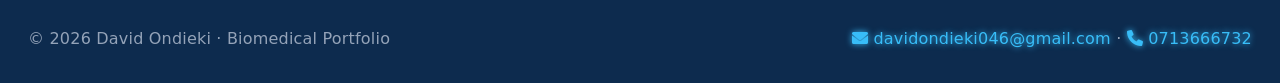
<file: homepage.html>
<!DOCTYPE html>
<html lang="en">
<head>
  <meta charset="UTF-8">
  <meta name="viewport" content="width=device-width, initial-scale=1.0, viewport-fit=cover">
  <title>David Ondieki · Biomedical Portfolio</title>
  <link rel="stylesheet" href="https://cdnjs.cloudflare.com/ajax/libs/font-awesome/6.0.0-beta3/css/all.min.css">
  <style>
    * {
      margin: 0;
      padding: 0;
      box-sizing: border-box;
    }

    html {
      overflow-x: hidden;
    }

    body {
      min-width: 0;
      background-color: #0A192F; /* Deep Navy – blue base */
      font-family: 'Inter', 'Segoe UI', system-ui, -apple-system, sans-serif;
      color: #E6F1FF; /* Pale Blue-White */
      line-height: 1.55;
      -webkit-font-smoothing: antialiased;
      letter-spacing: 0.2px;
    }

    .container {
      max-width: 1320px;
      margin: 0 auto;
      padding: 0 28px;
    }

    /* Navigation – blue surface with cyan/orange accents */
    .navbar {
      background-color: #0D2B4E; /* Rich medium blue */
      border-bottom: 2px solid rgba(0, 245, 212, 0.3);
      position: sticky;
      top: 0;
      z-index: 20;
      backdrop-filter: blur(14px);
      background-color: rgba(13, 43, 78, 0.94);
      box-shadow: 0 10px 28px rgba(0, 0, 0, 0.7);
    }

    .nav-content {
      display: flex;
      align-items: center;
      justify-content: space-between;
      padding: 18px 0;
      flex-wrap: wrap;
      gap: 16px;
    }

    .logo {
      font-weight: 750;
      font-size: 1.8rem;
      letter-spacing: -0.5px;
      color: #E6F1FF;
      display: flex;
      align-items: center;
      gap: 10px;
    }

    .logo i {
      color: #3B82F6; /* Bright blue */
      font-size: 2.2rem;
      filter: drop-shadow(0 0 14px rgba(59, 130, 246, 0.7));
    }

    .nav-links {
      display: flex;
      gap: 38px;
      align-items: center;
      flex-wrap: wrap;
    }

    .nav-links a {
      text-decoration: none;
      font-weight: 550;
      font-size: 0.95rem;
      color: #BFDBFE; /* Soft blue-white */
      transition: all 0.25s ease;
      padding-bottom: 5px;
      border-bottom: 2px solid transparent;
    }

    .nav-links a:hover {
      color: #38BDF8; /* Sky blue hover */
      border-bottom-color: #38BDF8;
      text-shadow: 0 0 10px #38BDF8;
    }

    .nav-links .active {
      color: #FF6B35; /* Orange accent on active */
      border-bottom-color: #FF6B35;
      font-weight: 650;
      text-shadow: 0 0 10px #FF6B35;
    }

    /* Hero */
    .hero {
      display: flex;
      flex-wrap: wrap;
      align-items: center;
      gap: 50px;
      padding: 75px 0 60px;
    }

    .hero-text {
      flex: 1 1 440px;
      min-width: 0;
    }

    .hero-badge {
      display: inline-flex;
      align-items: center;
      gap: 8px;
      background: rgba(59, 130, 246, 0.15);
      border: 1px solid #3B82F6;
      color: #60A5FA;
      font-weight: 600;
      font-size: 0.8rem;
      letter-spacing: 0.7px;
      padding: 6px 18px;
      border-radius: 30px;
      margin-bottom: 24px;
    }

    .hero-text h1 {
      font-size: 3.6rem;
      font-weight: 750;
      line-height: 1.15;
      color: #E6F1FF;
      margin-bottom: 20px;
    }

    .hero-photo {
      flex: 1 1 420px;
      min-width: 0;
      max-width: 420px;
      width: 100%;
      border-radius: 28px;
      overflow: hidden;
      border: 3px solid rgba(255,255,255,0.14);
      box-shadow: 0 20px 45px rgba(0,0,0,0.35);
      background: #0A192F;
    }

    .hero-photo img {
      width: 100%;
      height: auto;
      display: block;
      object-fit: contain;
      object-position: top center;
    }

    .blue-glow {
      color: #38BDF8;
      text-shadow: 0 0 18px #38BDF8;
    }

    .hero-description {
      font-size: 1.2rem;
      color: #b9c8e0;
      margin-bottom: 38px;
      max-width: 560px;
    }

    .button-group {
      display: flex;
      gap: 18px;
      flex-wrap: wrap;
    }

    /* Primary button – blue to cyan gradient */
    .btn-primary {
      background: linear-gradient(135deg, #2563EB, #06B6D4);
      border: none;
      padding: 15px 36px;
      border-radius: 40px;
      font-weight: 700;
      font-size: 1rem;
      color: #FFFFFF;
      text-decoration: none;
      display: inline-flex;
      align-items: center;
      gap: 10px;
      transition: all 0.3s ease;
      box-shadow: 0 0 30px rgba(37, 99, 235, 0.5), 0 6px 18px rgba(6, 182, 212, 0.3);
      letter-spacing: 0.4px;
    }

    .btn-primary i {
      color: #FFFFFF;
    }

    .btn-primary:hover {
      box-shadow: 0 0 45px #2563EB, 0 0 55px #06B6D4;
      transform: translateY(-2px);
      filter: brightness(1.1);
    }

    /* Gold button for CV */
    .btn-gold {
      background: transparent;
      border: 2px solid #F59E0B;
      padding: 14px 32px;
      border-radius: 40px;
      font-weight: 700;
      font-size: 1rem;
      color: #F59E0B;
      text-decoration: none;
      display: inline-flex;
      align-items: center;
      gap: 8px;
      transition: all 0.25s;
      box-shadow: 0 0 18px rgba(245, 158, 11, 0.4);
      text-shadow: 0 0 8px #F59E0B;
    }

    .btn-gold i {
      color: #F59E0B;
    }

    .btn-gold:hover {
      background: #F59E0B;
      color: #0A192F;
      box-shadow: 0 0 38px #F59E0B;
      text-shadow: none;
    }
    .btn-gold:hover i {
      color: #0A192F;
    }

    .hero-visual {
      flex: 1 1 400px;
      background: #0D2B4E;
      border-radius: 38px;
      padding: 26px;
      box-shadow: 0 0 45px rgba(37, 99, 235, 0.2), inset 0 0 35px rgba(6, 182, 212, 0.1);
      border: 1px solid rgba(56, 189, 248, 0.3);
      display: flex;
      align-items: center;
      justify-content: center;
    }

    .hero-card {
      background: #0A192F;
      border-radius: 28px;
      padding: 32px 22px;
      width: 100%;
      text-align: center;
      border: 1px solid rgba(245, 158, 11, 0.3);
    }

    .hero-icon-large {
      font-size: 4.5rem;
      color: #3B82F6;
      margin-bottom: 18px;
      filter: drop-shadow(0 0 22px #3B82F6);
    }

    .stat-line {
      display: flex;
      gap: 24px;
      margin-top: 24px;
      justify-content: center;
    }

    .stat-item {
      background: #0D2B4E;
      padding: 14px 22px;
      border-radius: 20px;
      border: 1px solid rgba(56, 189, 248, 0.3);
    }

    .stat-number {
      font-weight: 750;
      font-size: 1.8rem;
      color: #38BDF8;
      text-shadow: 0 0 12px #38BDF8;
    }

    .stat-label {
      font-size: 0.75rem;
      color: #E6F1FF;
      text-transform: uppercase;
      letter-spacing: 0.8px;
    }

    .section-title {
      margin: 60px 0 32px;
      border-left: 5px solid #3B82F6;
      padding-left: 24px;
      box-shadow: 0 0 18px rgba(59, 130, 246, 0.25);
    }

    .section-title h2 {
      font-size: 2.3rem;
      font-weight: 700;
      color: #E6F1FF;
    }

    .section-title p {
      color: #94a3b8;
      font-size: 1rem;
      margin-top: 6px;
    }

    .project-grid {
      display: grid;
      grid-template-columns: repeat(auto-fit, minmax(min(270px, 100%), 1fr));
      gap: 30px;
      margin-bottom: 60px;
    }

    .project-card {
      background: #0D2B4E;
      border-radius: 26px;
      padding: 26px 22px;
      transition: all 0.3s ease;
      border: 1px solid rgba(56, 189, 248, 0.2);
      box-shadow: 0 12px 28px rgba(0, 0, 0, 0.7);
      display: flex;
      flex-direction: column;
    }

    .project-card:hover {
      border-color: #3B82F6;
      box-shadow: 0 0 38px rgba(37, 99, 235, 0.4);
      transform: translateY(-5px);
    }

    .card-icon {
      font-size: 2.3rem;
      color: #38BDF8;
      margin-bottom: 18px;
      filter: drop-shadow(0 0 12px #38BDF8);
    }

    .project-card h3 {
      font-size: 1.4rem;
      font-weight: 650;
      margin-bottom: 10px;
      color: #E6F1FF;
    }

    .meta {
      color: #94a3b8;
      font-size: 0.8rem;
      margin-bottom: 14px;
      display: flex;
      align-items: center;
      gap: 8px;
    }

    .project-card p {
      color: #cbd5e1;
      font-size: 0.95rem;
      margin-bottom: 20px;
      flex: 1;
    }

    .link-glow {
      color: #60A5FA;
      font-weight: 600;
      text-decoration: none;
      display: inline-flex;
      align-items: center;
      gap: 8px;
      transition: 0.2s;
      font-size: 0.9rem;
      border-bottom: 1px solid transparent;
      text-shadow: 0 0 8px #60A5FA;
    }

    .link-glow i {
      font-size: 0.8rem;
    }

    .link-glow:hover {
      color: #F59E0B;
      border-bottom-color: #F59E0B;
      text-shadow: 0 0 12px #F59E0B;
    }

    .progress-indicator {
      margin: 16px 0 12px;
      display: flex;
      align-items: center;
      gap: 10px;
    }

    .progress-bar {
      height: 6px;
      background: #1e3a5f;
      border-radius: 12px;
      flex: 1;
      overflow: hidden;
    }

    .progress-fill-blue {
      height: 100%;
      background: linear-gradient(90deg, #2563EB, #38BDF8);
      box-shadow: 0 0 18px #2563EB;
      border-radius: 12px;
    }

    .progress-fill-cyan {
      height: 100%;
      background: linear-gradient(90deg, #06B6D4, #3B82F6);
      box-shadow: 0 0 18px #06B6D4;
      border-radius: 12px;
    }

    .progress-fill-gold {
      height: 100%;
      background: linear-gradient(90deg, #F59E0B, #FBBF24);
      box-shadow: 0 0 18px #F59E0B;
      border-radius: 12px;
    }

    .progress-text {
      font-size: 0.75rem;
      color: #E6F1FF;
      font-weight: 500;
    }

    .alert-banner {
      background: #0D2B4E;
      border-left: 6px solid #F59E0B;
      padding: 18px 26px;
      border-radius: 16px;
      margin: 35px 0 45px;
      display: flex;
      align-items: center;
      gap: 18px;
      box-shadow: 0 0 24px rgba(245, 158, 11, 0.25);
    }

    .alert-banner i {
      font-size: 2rem;
      color: #F59E0B;
      filter: drop-shadow(0 0 12px #F59E0B);
    }

    .alert-content strong {
      color: #FBBF24;
      text-shadow: 0 0 6px #FBBF24;
    }

    .footer {
      background: #0D2B4E;
      margin-top: 70px;
      padding: 32px 0;
      border-top: 1px solid rgba(59, 130, 246, 0.4);
      color: #94a3b8;
      display: flex;
      justify-content: space-between;
      flex-wrap: wrap;
      gap: 20px;
    }

    .footer a {
      color: #38BDF8;
      text-decoration: none;
      font-weight: 500;
      text-shadow: 0 0 6px #38BDF8;
    }

    .footer a:hover {
      color: #F59E0B;
      text-shadow: 0 0 12px #F59E0B;
    }

    @media (max-width: 760px) {
      .hero {
        justify-content: center;
        padding: 40px 0 30px;
      }
      .hero-text {
        width: 100%;
      }
      .hero-photo {
        max-width: 100%;
      }
      .hero-text h1 {
        font-size: 2.5rem;
      }
      .project-grid {
        grid-template-columns: 1fr;
      }
      .nav-links {
        gap: 18px;
      }
    }
  </style>
</head>
<body>
  <nav class="navbar">
    <div class="container nav-content">
      <div class="logo">
        <a href="index.html" style="display:flex;align-items:center;text-decoration:none;color:inherit;">
          <i class="fas fa-dna"></i>
          <span style="margin-left:10px;">David Ondieki</span>
        </a>
      </div>
      <div class="nav-links">
        <a href="index.html" class="active">Home</a>
        <a href="about.html">About</a>
        <a href="skills.html">Skills</a>
        <a href="leadership.html">Leadership</a>
        <a href="contact.html">Contact</a>
      </div>
    </div>
  </nav>

  <main class="container">
    <section class="hero">
      <div class="hero-photo">
        <img src="images/David.png" alt="David Ondieki portrait">
      </div>
      <div class="hero-text">
        <span class="hero-badge"><i class="fas fa-flask"></i> Biomedical Science & Technology</span>
        <h1>
          <span class="blue-glow">Transforming Biomedical </span><br>research into precise, life-changing solutions.
        </h1>
        <p class="hero-description">
          Dedicated Biomedical Science student at Egerton University (graduating Nov 2026). 
          Hands-on experience in nanoparticle extraction, laboratory data management, and pathogen identification. 
          Ready to contribute to impactful health programs.
        </p>
        <div class="button-group">
          <a href="#projects" class="btn-primary"><i class="fas fa-microscope"></i> View Projects</a>
          <a href="David-Ondieki-CV.pdf" class="btn-gold" download><i class="fas fa-file-pdf"></i> Download CV</a>
        </div>
      </div>
    </section>

  

    <div class="section-title" id="projects">
      <h2>Research & Laboratory Experience</h2>
      <p>Hands-on projects from KALRO attachment & undergraduate research</p>
    </div>

    <div class="project-grid">
      <div class="project-card">
        <div class="card-icon"><i class="fas fa-leaf"></i></div>
        <h3>Nanoparticle Extraction</h3>
        <div class="meta"><i class="far fa-calendar"></i> 2025 · Egerton University</div>
        <p>Undergraduate research project: extracted nanoparticles using kales from silver nitrate. Conducted compound identification, efficiency testing, documented procedures, and analysed results using Microsoft Excel under the supervision of Dr. Caroline Kosgei.</p>
        <div class="progress-indicator">
          <span class="progress-text">analysis</span>
          <div class="progress-bar"><div class="progress-fill-blue" style="width:92%;"></div></div>
          <span class="progress-text">92%</span>
        </div>
        <a href="about.html#research" class="link-glow">Project details <i class="fas fa-arrow-right"></i></a>
      </div>
      <div class="project-card">
        <div class="card-icon"><i class="fas fa-database"></i></div>
        <h3>KALRO Data Management</h3>
        <div class="meta"><i class="far fa-calendar"></i> 2024 · KALRO (Victor Muhoma)</div>
        <p>Industrial attachment at KALRO: managed sample reception and archiving, performed accurate data entry into laboratory systems, maintained documentation in compliance with safety and confidentiality protocols.</p>
        <div class="progress-indicator">
          <span class="progress-text">accuracy</span>
          <div class="progress-bar"><div class="progress-fill-cyan" style="width:98%;"></div></div>
          <span class="progress-text">98%</span>
        </div>
        <a href="about.html#experience" class="link-glow">Case study <i class="fas fa-arrow-right"></i></a>
      </div>
      <div class="project-card">
        <div class="card-icon"><i class="fas fa-users"></i></div>
        <h3>Student Leadership & Teamwork</h3>
        <div class="meta"><i class="far fa-calendar"></i> 2023–2025 · Egerton University</div>
        <p>Served as a Congress Person in the Egerton University Student Congress, representing student interests, organising forums, and working collaboratively while balancing academics and football team commitments.</p>
        <div class="progress-indicator">
          <span class="progress-text">integrity</span>
          <div class="progress-bar"><div class="progress-fill-gold" style="width:100%;"></div></div>
          <span class="progress-text">100%</span>
        </div>
        <a href="leadership.html" class="link-glow">Learn more <i class="fas fa-arrow-right"></i></a>
      </div>
    </div>
  </main>

  <footer class="footer">
    <div class="container" style="display: flex; justify-content: space-between; width: 100%; flex-wrap: wrap; align-items: center;">
      <span>© 2026 David Ondieki · Biomedical Portfolio</span>
      <span>
        <a href="mailto:davidondieki046@gmail.com"><i class="fas fa-envelope"></i> davidondieki046@gmail.com</a> · 
        <a href="#"><i class="fas fa-phone"></i> 0713666732</a>
      </span>
    </div>
  </footer>
</body>
</html>
</file>
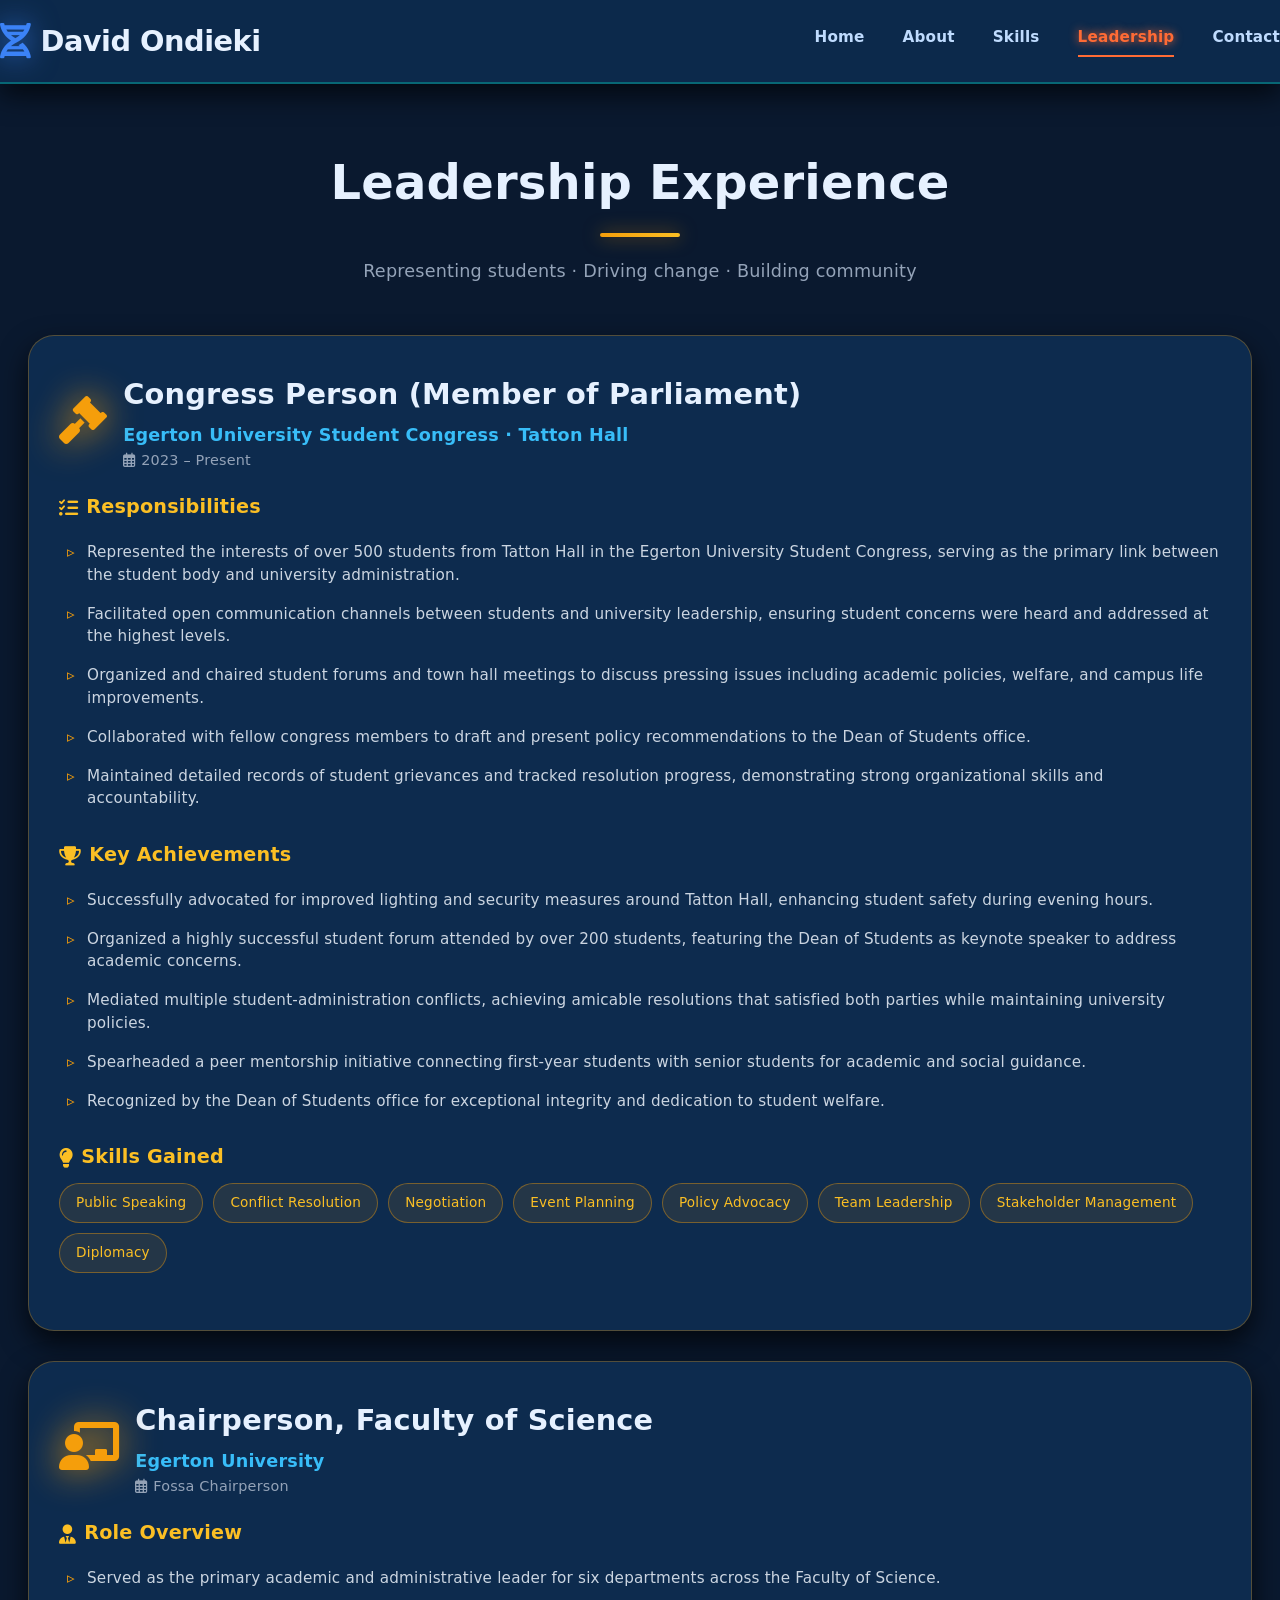
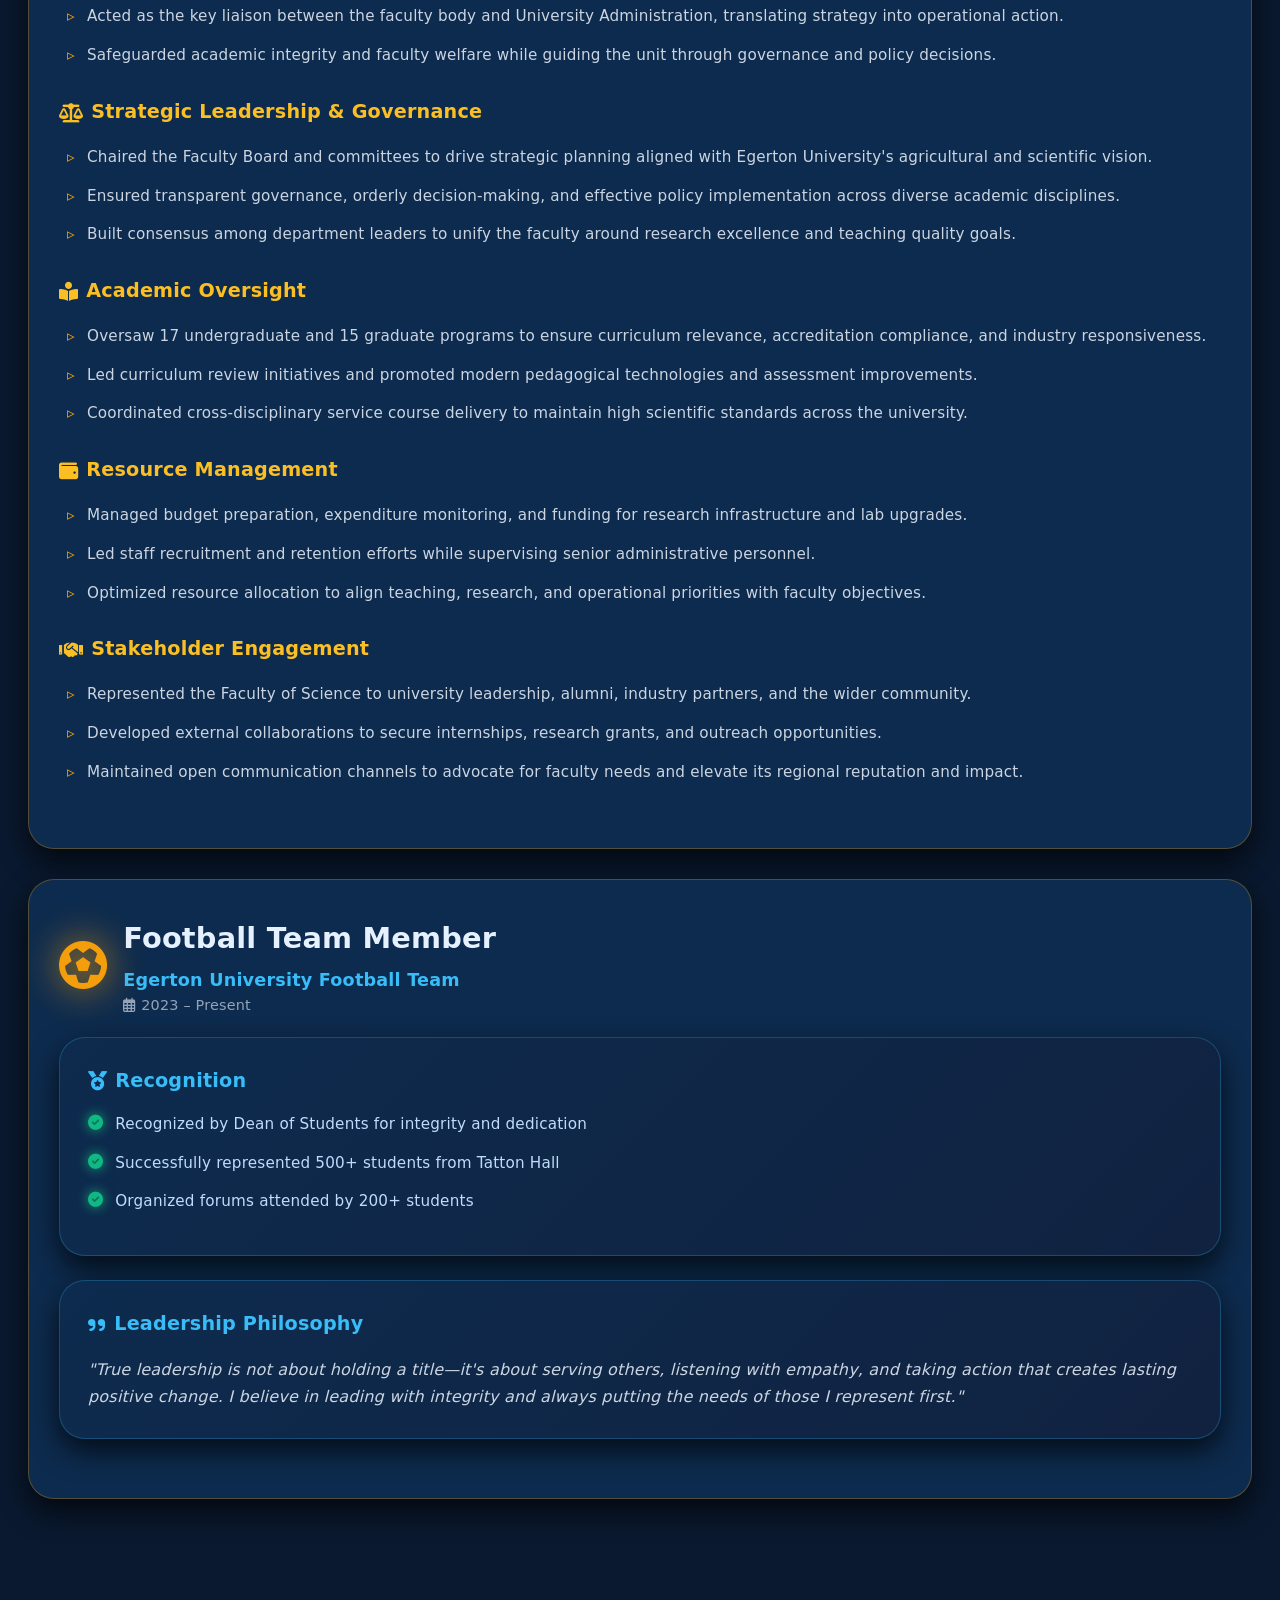
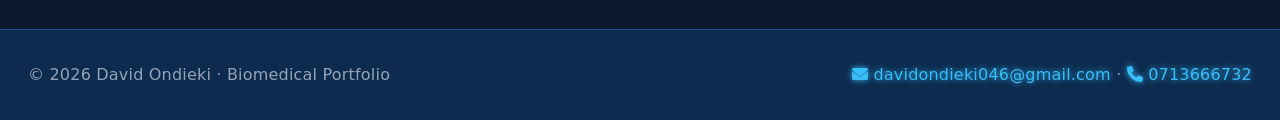
<file: leadership.html>
<!DOCTYPE html>
<html lang="en">
<head>
  <meta charset="UTF-8">
  <meta name="viewport" content="width=device-width, initial-scale=1.0, viewport-fit=cover">
  <title>Leadership · David Ondieki</title>
  <link rel="stylesheet" href="https://cdnjs.cloudflare.com/ajax/libs/font-awesome/6.0.0-beta3/css/all.min.css">
  <style>
    * {
      margin: 0;
      padding: 0;
      box-sizing: border-box;
    }

    body {
      background-color: #0A192F;
      font-family: 'Inter', 'Segoe UI', system-ui, -apple-system, sans-serif;
      color: #E6F1FF;
      line-height: 1.6;
      -webkit-font-smoothing: antialiased;
      letter-spacing: 0.2px;
    }

    .container {
      max-width: 1320px;
      margin: 0 auto;
      padding: 0 28px;
    }

    .navbar {
      background-color: #0D2B4E;
      border-bottom: 2px solid rgba(0, 245, 212, 0.3);
      position: sticky;
      top: 0;
      z-index: 20;
      backdrop-filter: blur(14px);
      background-color: rgba(13, 43, 78, 0.94);
      box-shadow: 0 10px 28px rgba(0, 0, 0, 0.7);
    }

    .nav-content {
      display: flex;
      align-items: center;
      justify-content: space-between;
      padding: 18px 0;
      flex-wrap: wrap;
      gap: 16px;
    }

    .logo {
      font-weight: 750;
      font-size: 1.8rem;
      letter-spacing: -0.5px;
      color: #E6F1FF;
      display: flex;
      align-items: center;
      gap: 10px;
      text-decoration: none;
    }

    .logo i {
      color: #3B82F6;
      font-size: 2.2rem;
      filter: drop-shadow(0 0 14px rgba(59, 130, 246, 0.7));
    }

    .nav-links {
      display: flex;
      gap: 38px;
      align-items: center;
      flex-wrap: wrap;
    }

    .nav-links a {
      text-decoration: none;
      font-weight: 550;
      font-size: 0.95rem;
      color: #BFDBFE;
      transition: all 0.25s ease;
      padding-bottom: 5px;
      border-bottom: 2px solid transparent;
    }

    .nav-links a:hover {
      color: #38BDF8;
      border-bottom-color: #38BDF8;
      text-shadow: 0 0 10px #38BDF8;
    }

    .nav-links .active {
      color: #FF6B35;
      border-bottom-color: #FF6B35;
      font-weight: 650;
      text-shadow: 0 0 10px #FF6B35;
    }

    .page-header {
      padding: 60px 0 30px;
      text-align: center;
    }

    .page-header h1 {
      font-size: 3rem;
      font-weight: 750;
      color: #E6F1FF;
      margin-bottom: 12px;
    }

    .page-header .underline {
      width: 80px;
      height: 4px;
      background: linear-gradient(90deg, #F59E0B, #FBBF24);
      margin: 0 auto 20px;
      border-radius: 4px;
      box-shadow: 0 0 18px rgba(245, 158, 11, 0.6);
    }

    .page-header p {
      color: #94a3b8;
      font-size: 1.1rem;
    }

    .leadership-content {
      display: flex;
      flex-wrap: wrap;
      gap: 40px;
      padding: 20px 0 60px;
    }

    .leadership-main {
      flex: 2 1 600px;
    }

    .leadership-card {
      background: #0D2B4E;
      border-radius: 26px;
      padding: 35px 30px;
      border: 1px solid rgba(245, 158, 11, 0.3);
      box-shadow: 0 12px 28px rgba(0, 0, 0, 0.7);
      margin-bottom: 30px;
      transition: all 0.3s ease;
    }

    .leadership-card:hover {
      border-color: #F59E0B;
      box-shadow: 0 0 40px rgba(245, 158, 11, 0.25);
    }

    .leadership-card .role-header {
      display: flex;
      align-items: center;
      gap: 16px;
      margin-bottom: 20px;
      flex-wrap: wrap;
    }

    .role-icon {
      font-size: 3rem;
      color: #F59E0B;
      filter: drop-shadow(0 0 18px #F59E0B);
    }

    .role-title h2 {
      font-size: 1.8rem;
      color: #E6F1FF;
      margin-bottom: 4px;
    }

    .role-title .org {
      color: #38BDF8;
      font-weight: 600;
      font-size: 1.1rem;
    }

    .role-title .duration {
      color: #94a3b8;
      font-size: 0.9rem;
    }

    .detail-block {
      margin-bottom: 22px;
    }

    .detail-block h3 {
      font-size: 1.2rem;
      color: #FBBF24;
      margin-bottom: 10px;
      display: flex;
      align-items: center;
      gap: 8px;
    }

    .detail-block ul {
      list-style: none;
      padding-left: 0;
    }

    .detail-block ul li {
      padding: 8px 0 8px 28px;
      position: relative;
      color: #cbd5e1;
      font-size: 0.95rem;
      line-height: 1.5;
    }

    .detail-block ul li::before {
      content: "▹";
      position: absolute;
      left: 8px;
      color: #F59E0B;
      font-weight: bold;
    }

    .skills-gained {
      display: flex;
      flex-wrap: wrap;
      gap: 10px;
      margin-top: 10px;
    }

    .skill-badge {
      background: rgba(245, 158, 11, 0.1);
      border: 1px solid rgba(245, 158, 11, 0.4);
      padding: 8px 16px;
      border-radius: 20px;
      color: #FBBF24;
      font-weight: 500;
      font-size: 0.85rem;
    }

    .leadership-sidebar {
      flex: 1 1 300px;
    }

    .achievement-card {
      background: linear-gradient(135deg, #0D2B4E, #112240);
      border-radius: 26px;
      padding: 28px;
      border: 1px solid rgba(56, 189, 248, 0.25);
      box-shadow: 0 12px 28px rgba(0, 0, 0, 0.7);
      margin-bottom: 24px;
    }

    .achievement-card h3 {
      color: #38BDF8;
      margin-bottom: 16px;
      font-size: 1.2rem;
      display: flex;
      align-items: center;
      gap: 8px;
    }

    .achievement-item {
      display: flex;
      align-items: flex-start;
      gap: 12px;
      margin-bottom: 14px;
      color: #BFDBFE;
      font-size: 0.95rem;
    }

    .achievement-item i {
      color: #10B981;
      margin-top: 3px;
      filter: drop-shadow(0 0 6px #10B981);
    }

    .footer {
      background: #0D2B4E;
      margin-top: 40px;
      padding: 32px 0;
      border-top: 1px solid rgba(59, 130, 246, 0.4);
      color: #94a3b8;
      display: flex;
      justify-content: space-between;
      flex-wrap: wrap;
      gap: 20px;
    }

    .footer a {
      color: #38BDF8;
      text-decoration: none;
      font-weight: 500;
      text-shadow: 0 0 6px #38BDF8;
    }

    .footer a:hover {
      color: #F59E0B;
      text-shadow: 0 0 12px #F59E0B;
    }

    @media (max-width: 760px) {
      .page-header h1 {
        font-size: 2.2rem;
      }
      .nav-links {
        gap: 18px;
      }
    }
  </style>
</head>
<body>
  <nav class="navbar">
    <div class="container nav-content">
      <a href="homepage.html" class="logo">
        <i class="fas fa-dna"></i> David Ondieki
      </a>
      <div class="nav-links">
        <a href="homepage.html">Home</a>
        <a href="about.html">About</a>
        <a href="skills.html">Skills</a>
        <a href="leadership.html" class="active">Leadership</a>
        <a href="contact.html">Contact</a>
      </div>
    </div>
  </nav>

  <main class="container">
    <div class="page-header">
      <h1>Leadership Experience</h1>
      <div class="underline"></div>
      <p>Representing students · Driving change · Building community</p>
    </div>

    <div class="leadership-content">
      <div class="leadership-main">
        <!-- Main Leadership Role -->
        <div class="leadership-card">
          <div class="role-header">
            <div class="role-icon">
              <i class="fas fa-gavel"></i>
            </div>
            <div class="role-title">
              <h2>Congress Person (Member of Parliament)</h2>
              <p class="org">Egerton University Student Congress · Tatton Hall</p>
              <p class="duration"><i class="far fa-calendar-alt"></i> 2023 – Present</p>
            </div>
          </div>

          <div class="detail-block">
            <h3><i class="fas fa-tasks"></i> Responsibilities</h3>
            <ul>
              <li>Represented the interests of over 500 students from Tatton Hall in the Egerton University Student Congress, serving as the primary link between the student body and university administration.</li>
              <li>Facilitated open communication channels between students and university leadership, ensuring student concerns were heard and addressed at the highest levels.</li>
              <li>Organized and chaired student forums and town hall meetings to discuss pressing issues including academic policies, welfare, and campus life improvements.</li>
              <li>Collaborated with fellow congress members to draft and present policy recommendations to the Dean of Students office.</li>
              <li>Maintained detailed records of student grievances and tracked resolution progress, demonstrating strong organizational skills and accountability.</li>
            </ul>
          </div>

          <div class="detail-block">
            <h3><i class="fas fa-trophy"></i> Key Achievements</h3>
            <ul>
              <li>Successfully advocated for improved lighting and security measures around Tatton Hall, enhancing student safety during evening hours.</li>
              <li>Organized a highly successful student forum attended by over 200 students, featuring the Dean of Students as keynote speaker to address academic concerns.</li>
              <li>Mediated multiple student-administration conflicts, achieving amicable resolutions that satisfied both parties while maintaining university policies.</li>
              <li>Spearheaded a peer mentorship initiative connecting first-year students with senior students for academic and social guidance.</li>
              <li>Recognized by the Dean of Students office for exceptional integrity and dedication to student welfare.</li>
            </ul>
          </div>

          <div class="detail-block">
            <h3><i class="fas fa-lightbulb"></i> Skills Gained</h3>
            <div class="skills-gained">
              <span class="skill-badge">Public Speaking</span>
              <span class="skill-badge">Conflict Resolution</span>
              <span class="skill-badge">Negotiation</span>
              <span class="skill-badge">Event Planning</span>
              <span class="skill-badge">Policy Advocacy</span>
              <span class="skill-badge">Team Leadership</span>
              <span class="skill-badge">Stakeholder Management</span>
              <span class="skill-badge">Diplomacy</span>
            </div>
          </div>
        </div>

        <!-- Chairperson, Faculty of Science -->
        <div class="leadership-card">
          <div class="role-header">
            <div class="role-icon">
              <i class="fas fa-chalkboard-teacher"></i>
            </div>
            <div class="role-title">
              <h2>Chairperson, Faculty of Science</h2>
              <p class="org">Egerton University</p>
              <p class="duration"><i class="far fa-calendar-alt"></i> Fossa Chairperson</p>
            </div>
          </div>

          <div class="detail-block">
            <h3><i class="fas fa-user-tie"></i> Role Overview</h3>
            <ul>
              <li>Served as the primary academic and administrative leader for six departments across the Faculty of Science.</li>
              <li>Acted as the key liaison between the faculty body and University Administration, translating strategy into operational action.</li>
              <li>Safeguarded academic integrity and faculty welfare while guiding the unit through governance and policy decisions.</li>
            </ul>
          </div>

          <div class="detail-block">
            <h3><i class="fas fa-balance-scale"></i> Strategic Leadership & Governance</h3>
            <ul>
              <li>Chaired the Faculty Board and committees to drive strategic planning aligned with Egerton University's agricultural and scientific vision.</li>
              <li>Ensured transparent governance, orderly decision-making, and effective policy implementation across diverse academic disciplines.</li>
              <li>Built consensus among department leaders to unify the faculty around research excellence and teaching quality goals.</li>
            </ul>
          </div>

          <div class="detail-block">
            <h3><i class="fas fa-book-reader"></i> Academic Oversight</h3>
            <ul>
              <li>Oversaw 17 undergraduate and 15 graduate programs to ensure curriculum relevance, accreditation compliance, and industry responsiveness.</li>
              <li>Led curriculum review initiatives and promoted modern pedagogical technologies and assessment improvements.</li>
              <li>Coordinated cross-disciplinary service course delivery to maintain high scientific standards across the university.
              </li>
            </ul>
          </div>

          <div class="detail-block">
            <h3><i class="fas fa-wallet"></i> Resource Management</h3>
            <ul>
              <li>Managed budget preparation, expenditure monitoring, and funding for research infrastructure and lab upgrades.</li>
              <li>Led staff recruitment and retention efforts while supervising senior administrative personnel.</li>
              <li>Optimized resource allocation to align teaching, research, and operational priorities with faculty objectives.</li>
            </ul>
          </div>

          <div class="detail-block">
            <h3><i class="fas fa-handshake"></i> Stakeholder Engagement</h3>
            <ul>
              <li>Represented the Faculty of Science to university leadership, alumni, industry partners, and the wider community.</li>
              <li>Developed external collaborations to secure internships, research grants, and outreach opportunities.</li>
              <li>Maintained open communication channels to advocate for faculty needs and elevate its regional reputation and impact.</li>
            </ul>
          </div>
        </div>

        <!-- Football Leadership -->
        <div class="leadership-card">
          <div class="role-header">
            <div class="role-icon">
              <i class="fas fa-futbol"></i>
            </div>
            <div class="role-title">
              <h2>Football Team Member</h2>
              <p class="org">Egerton University Football Team</p>
              <p class="duration"><i class="far fa-calendar-alt"></i> 2023 – Present</p>
            </div>
          </div>

      <!-- Sidebar -->
      <div class="leadership-sidebar">
        <div class="achievement-card">
          <h3><i class="fas fa-medal"></i> Recognition</h3>
          <div class="achievement-item">
            <i class="fas fa-check-circle"></i>
            <span>Recognized by Dean of Students for integrity and dedication</span>
          </div>
          <div class="achievement-item">
            <i class="fas fa-check-circle"></i>
            <span>Successfully represented 500+ students from Tatton Hall</span>
          </div>
          <div class="achievement-item">
            <i class="fas fa-check-circle"></i>
            <span>Organized forums attended by 200+ students</span>
          </div>
        </div>

        <div class="achievement-card">
          <h3><i class="fas fa-quote-right"></i> Leadership Philosophy</h3>
          <p style="color: #cbd5e1; font-style: italic; line-height: 1.7;">
            "True leadership is not about holding a title—it's about serving others, listening with empathy, 
            and taking action that creates lasting positive change. I believe in leading with integrity and 
            always putting the needs of those I represent first."
          </p>
        </div>
      </div>
    </div>
  </main>

  <footer class="footer">
    <div class="container" style="display: flex; justify-content: space-between; width: 100%; flex-wrap: wrap; align-items: center;">
      <span>© 2026 David Ondieki · Biomedical Portfolio</span>
      <span>
        <a href="mailto:davidondieki046@gmail.com"><i class="fas fa-envelope"></i> davidondieki046@gmail.com</a> · 
        <a href="#"><i class="fas fa-phone"></i> 0713666732</a>
      </span>
    </div>
  </footer>
</body>
</html>
</file>
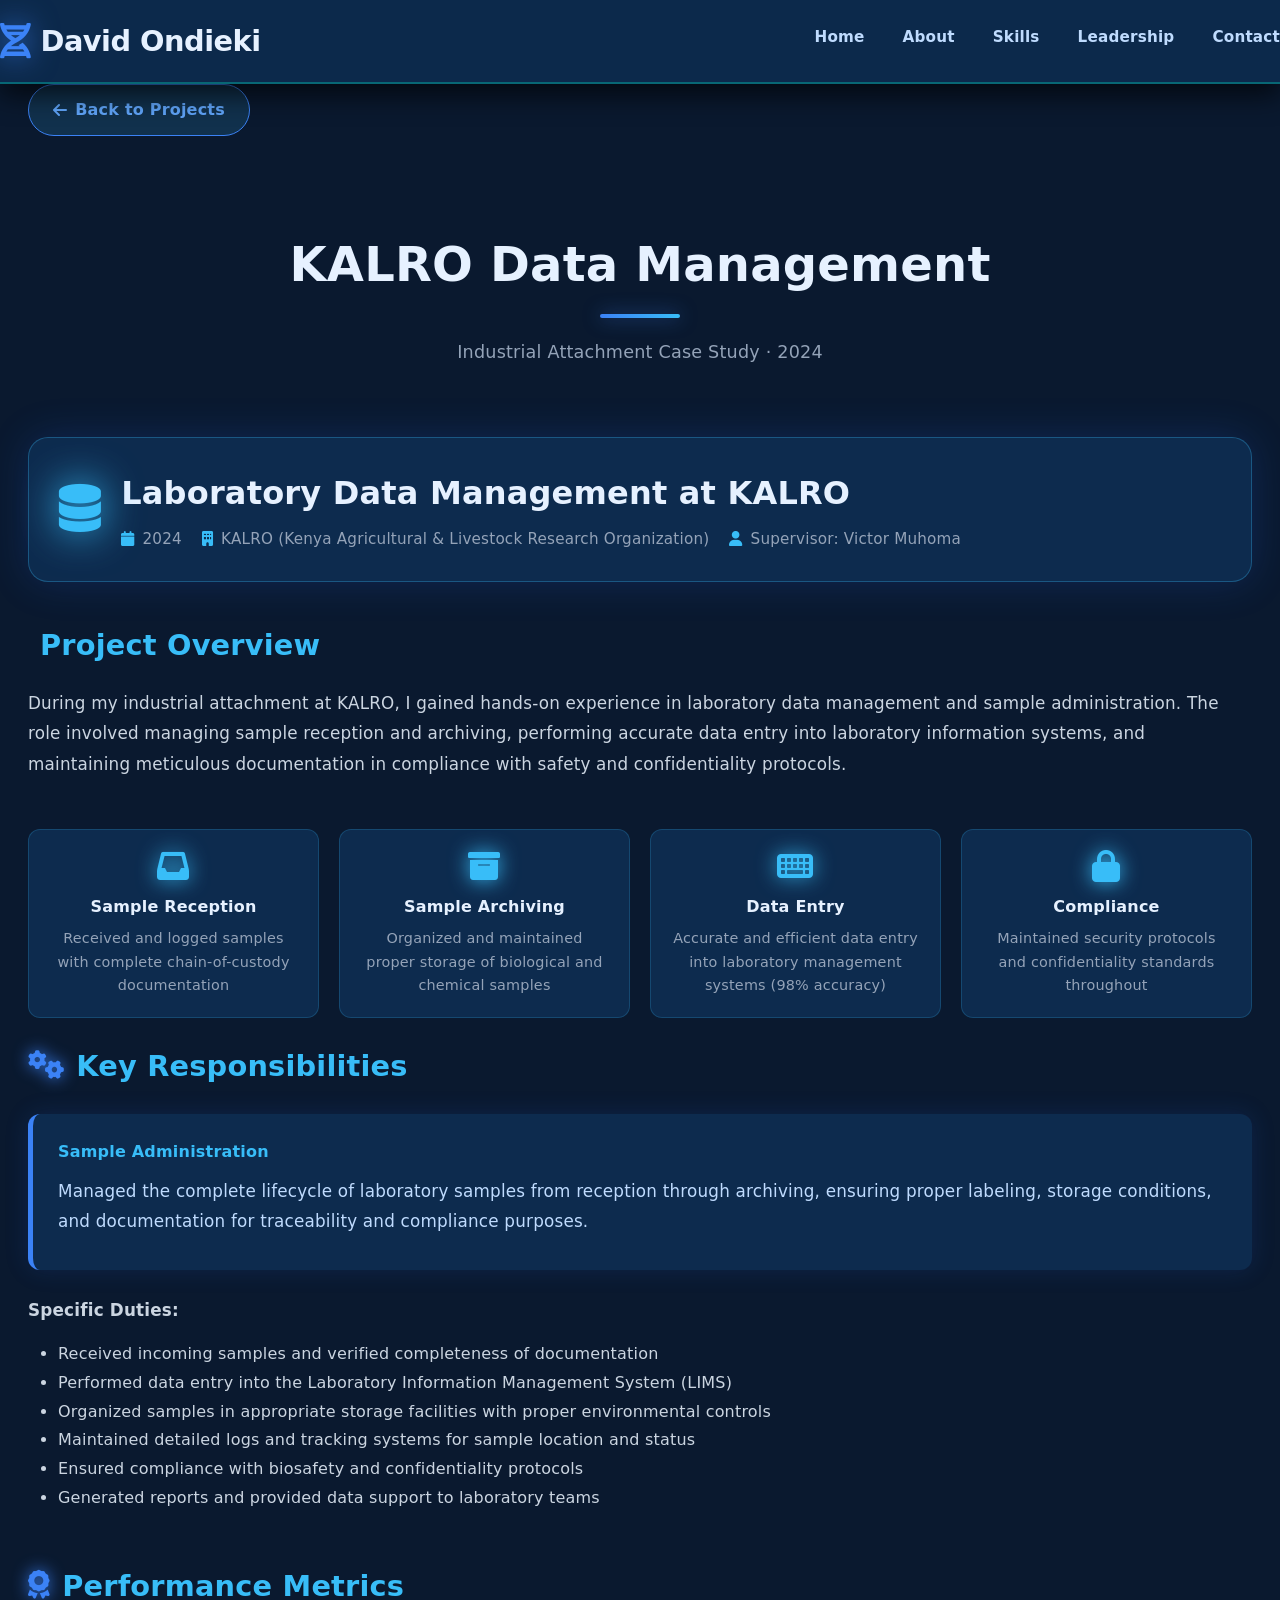
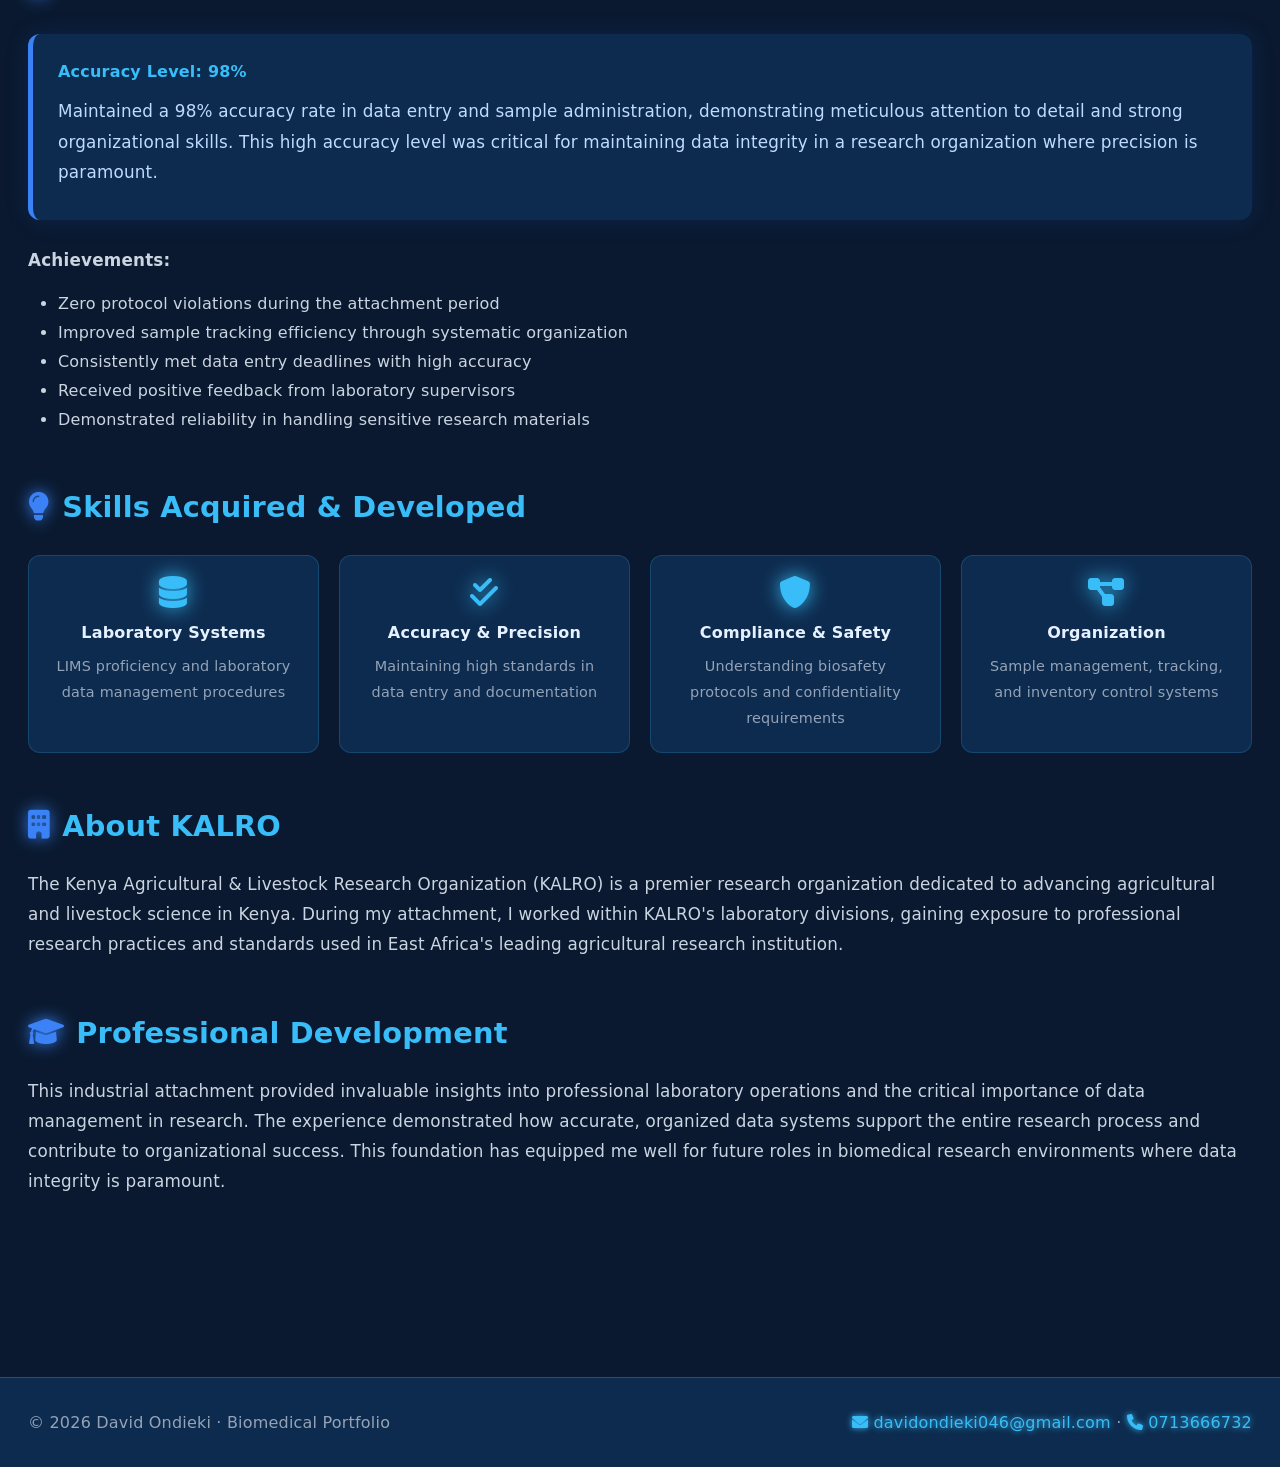
<file: project-kalro.html>
<!DOCTYPE html>
<html lang="en">
<head>
  <meta charset="UTF-8">
  <meta name="viewport" content="width=device-width, initial-scale=1.0, viewport-fit=cover">
  <title>KALRO Data Management Project · David Ondieki</title>
  <link rel="stylesheet" href="https://cdnjs.cloudflare.com/ajax/libs/font-awesome/6.0.0-beta3/css/all.min.css">
  <style>
    * {
      margin: 0;
      padding: 0;
      box-sizing: border-box;
    }

    body {
      background-color: #0A192F;
      font-family: 'Inter', 'Segoe UI', system-ui, -apple-system, sans-serif;
      color: #E6F1FF;
      line-height: 1.6;
      -webkit-font-smoothing: antialiased;
      letter-spacing: 0.2px;
    }

    .container {
      max-width: 1320px;
      margin: 0 auto;
      padding: 0 28px;
    }

    /* Navigation */
    .navbar {
      background-color: #0D2B4E;
      border-bottom: 2px solid rgba(0, 245, 212, 0.3);
      position: sticky;
      top: 0;
      z-index: 20;
      backdrop-filter: blur(14px);
      background-color: rgba(13, 43, 78, 0.94);
      box-shadow: 0 10px 28px rgba(0, 0, 0, 0.7);
    }

    .nav-content {
      display: flex;
      align-items: center;
      justify-content: space-between;
      padding: 18px 0;
      flex-wrap: wrap;
      gap: 16px;
    }

    .logo {
      font-weight: 750;
      font-size: 1.8rem;
      letter-spacing: -0.5px;
      color: #E6F1FF;
      display: flex;
      align-items: center;
      gap: 10px;
      text-decoration: none;
    }

    .logo i {
      color: #3B82F6;
      font-size: 2.2rem;
      filter: drop-shadow(0 0 14px rgba(59, 130, 246, 0.7));
    }

    .nav-links {
      display: flex;
      gap: 38px;
      align-items: center;
      flex-wrap: wrap;
    }

    .nav-links a {
      text-decoration: none;
      font-weight: 550;
      font-size: 0.95rem;
      color: #BFDBFE;
      transition: all 0.25s ease;
      padding-bottom: 5px;
      border-bottom: 2px solid transparent;
    }

    .nav-links a:hover {
      color: #38BDF8;
      border-bottom-color: #38BDF8;
      text-shadow: 0 0 10px #38BDF8;
    }

    .nav-links .active {
      color: #FF6B35;
      border-bottom-color: #FF6B35;
      font-weight: 650;
      text-shadow: 0 0 10px #FF6B35;
    }

    /* Page Header */
    .page-header {
      padding: 60px 0 30px;
      text-align: center;
    }

    .page-header h1 {
      font-size: 3rem;
      font-weight: 750;
      color: #E6F1FF;
      margin-bottom: 12px;
    }

    .page-header .underline {
      width: 80px;
      height: 4px;
      background: linear-gradient(90deg, #3B82F6, #38BDF8);
      margin: 0 auto 20px;
      border-radius: 4px;
      box-shadow: 0 0 18px rgba(59, 130, 246, 0.6);
    }

    .page-header p {
      color: #94a3b8;
      font-size: 1.1rem;
    }

    .project-details {
      padding: 40px 0 60px;
    }

    .project-header {
      display: flex;
      align-items: center;
      gap: 20px;
      margin-bottom: 40px;
      padding: 30px;
      background: #0D2B4E;
      border-radius: 20px;
      border: 1px solid rgba(56, 189, 248, 0.3);
      box-shadow: 0 0 40px rgba(37, 99, 235, 0.2);
    }

    .project-icon {
      font-size: 3rem;
      color: #38BDF8;
      filter: drop-shadow(0 0 20px #38BDF8);
    }

    .project-header-text h2 {
      font-size: 2rem;
      color: #E6F1FF;
      margin-bottom: 8px;
    }

    .project-meta {
      color: #94a3b8;
      font-size: 0.95rem;
      display: flex;
      gap: 20px;
      flex-wrap: wrap;
    }

    .meta-item {
      display: flex;
      align-items: center;
      gap: 8px;
    }

    .meta-item i {
      color: #38BDF8;
    }

    .section {
      margin-bottom: 50px;
    }

    .section h3 {
      font-size: 1.8rem;
      color: #38BDF8;
      margin-bottom: 20px;
      display: flex;
      align-items: center;
      gap: 12px;
    }

    .section h3 i {
      color: #3B82F6;
      filter: drop-shadow(0 0 8px #3B82F6);
    }

    .section p {
      color: #cbd5e1;
      font-size: 1.05rem;
      line-height: 1.8;
      margin-bottom: 15px;
    }

    .highlight-box {
      background: #0D2B4E;
      border-left: 5px solid #3B82F6;
      padding: 25px;
      border-radius: 12px;
      margin: 25px 0;
      box-shadow: 0 0 24px rgba(37, 99, 235, 0.15);
    }

    .highlight-box h4 {
      color: #38BDF8;
      margin-bottom: 12px;
      font-weight: 600;
    }

    .highlight-box p {
      color: #BFDBFE;
      margin: 8px 0;
    }

    .key-points {
      display: grid;
      grid-template-columns: repeat(auto-fit, minmax(250px, 1fr));
      gap: 20px;
      margin: 25px 0;
    }

    .point-card {
      background: #0D2B4E;
      padding: 20px;
      border-radius: 12px;
      border: 1px solid rgba(56, 189, 248, 0.2);
      text-align: center;
    }

    .point-card i {
      font-size: 2rem;
      color: #38BDF8;
      margin-bottom: 12px;
      filter: drop-shadow(0 0 10px #38BDF8);
    }

    .point-card h4 {
      color: #E6F1FF;
      margin-bottom: 8px;
      font-weight: 600;
    }

    .point-card p {
      color: #94a3b8;
      font-size: 0.9rem;
      margin: 0;
    }

    .btn-back {
      display: inline-flex;
      align-items: center;
      gap: 8px;
      background: rgba(56, 189, 248, 0.15);
      border: 1px solid #3B82F6;
      color: #60A5FA;
      font-weight: 600;
      padding: 12px 24px;
      border-radius: 30px;
      text-decoration: none;
      transition: all 0.25s;
      margin-bottom: 30px;
    }

    .btn-back:hover {
      background: #3B82F6;
      color: #FFFFFF;
      box-shadow: 0 0 20px rgba(59, 130, 246, 0.6);
    }

    .footer {
      background: #0D2B4E;
      margin-top: 70px;
      padding: 32px 0;
      border-top: 1px solid rgba(59, 130, 246, 0.4);
      color: #94a3b8;
      display: flex;
      justify-content: space-between;
      flex-wrap: wrap;
      gap: 20px;
    }

    .footer a {
      color: #38BDF8;
      text-decoration: none;
      font-weight: 500;
      text-shadow: 0 0 6px #38BDF8;
    }

    .footer a:hover {
      color: #F59E0B;
      text-shadow: 0 0 12px #F59E0B;
    }

    @media (max-width: 760px) {
      .page-header h1 {
        font-size: 2.2rem;
      }
      .project-header {
        flex-direction: column;
        text-align: center;
      }
      .section h3 {
        font-size: 1.4rem;
      }
    }
  </style>
</head>
<body>
  <nav class="navbar">
    <div class="container nav-content">
      <a href="index.html" class="logo">
        <i class="fas fa-dna"></i> David Ondieki
      </a>
      <div class="nav-links">
        <a href="index.html">Home</a>
        <a href="about.html">About</a>
        <a href="skills.html">Skills</a>
        <a href="leadership.html">Leadership</a>
        <a href="contact.html">Contact</a>
      </div>
    </div>
  </nav>

  <main class="container">
    <a href="index.html" class="btn-back"><i class="fas fa-arrow-left"></i> Back to Projects</a>

    <div class="page-header">
      <h1>KALRO Data Management</h1>
      <div class="underline"></div>
      <p>Industrial Attachment Case Study · 2024</p>
    </div>

    <div class="project-details">
      <div class="project-header">
        <div class="project-icon">
          <i class="fas fa-database"></i>
        </div>
        <div class="project-header-text">
          <h2>Laboratory Data Management at KALRO</h2>
          <div class="project-meta">
            <div class="meta-item">
              <i class="fas fa-calendar"></i>
              <span>2024</span>
            </div>
            <div class="meta-item">
              <i class="fas fa-building"></i>
              <span>KALRO (Kenya Agricultural & Livestock Research Organization)</span>
            </div>
            <div class="meta-item">
              <i class="fas fa-user"></i>
              <span>Supervisor: Victor Muhoma</span>
            </div>
          </div>
        </div>
      </div>

      <div class="section">
        <h3><i class="fas fa-target"></i> Project Overview</h3>
        <p>
          During my industrial attachment at KALRO, I gained hands-on experience in laboratory data management and sample administration. 
          The role involved managing sample reception and archiving, performing accurate data entry into laboratory information systems, 
          and maintaining meticulous documentation in compliance with safety and confidentiality protocols.
        </p>
      </div>

      <div class="key-points">
        <div class="point-card">
          <i class="fas fa-inbox"></i>
          <h4>Sample Reception</h4>
          <p>Received and logged samples with complete chain-of-custody documentation</p>
        </div>
        <div class="point-card">
          <i class="fas fa-archive"></i>
          <h4>Sample Archiving</h4>
          <p>Organized and maintained proper storage of biological and chemical samples</p>
        </div>
        <div class="point-card">
          <i class="fas fa-keyboard"></i>
          <h4>Data Entry</h4>
          <p>Accurate and efficient data entry into laboratory management systems (98% accuracy)</p>
        </div>
        <div class="point-card">
          <i class="fas fa-lock"></i>
          <h4>Compliance</h4>
          <p>Maintained security protocols and confidentiality standards throughout</p>
        </div>
      </div>

      <div class="section">
        <h3><i class="fas fa-cogs"></i> Key Responsibilities</h3>
        <div class="highlight-box">
          <h4>Sample Administration</h4>
          <p>
            Managed the complete lifecycle of laboratory samples from reception through archiving, ensuring proper labeling, 
            storage conditions, and documentation for traceability and compliance purposes.
          </p>
        </div>
        <p>
          <strong>Specific Duties:</strong>
        </p>
        <ul style="color: #cbd5e1; margin: 15px 0 15px 30px; line-height: 1.8;">
          <li>Received incoming samples and verified completeness of documentation</li>
          <li>Performed data entry into the Laboratory Information Management System (LIMS)</li>
          <li>Organized samples in appropriate storage facilities with proper environmental controls</li>
          <li>Maintained detailed logs and tracking systems for sample location and status</li>
          <li>Ensured compliance with biosafety and confidentiality protocols</li>
          <li>Generated reports and provided data support to laboratory teams</li>
        </ul>
      </div>

      <div class="section">
        <h3><i class="fas fa-award"></i> Performance Metrics</h3>
        <div class="highlight-box">
          <h4>Accuracy Level: 98%</h4>
          <p>
            Maintained a 98% accuracy rate in data entry and sample administration, demonstrating meticulous attention to detail 
            and strong organizational skills. This high accuracy level was critical for maintaining data integrity in a research 
            organization where precision is paramount.
          </p>
        </div>
        <p>
          <strong>Achievements:</strong>
        </p>
        <ul style="color: #cbd5e1; margin: 15px 0 15px 30px; line-height: 1.8;">
          <li>Zero protocol violations during the attachment period</li>
          <li>Improved sample tracking efficiency through systematic organization</li>
          <li>Consistently met data entry deadlines with high accuracy</li>
          <li>Received positive feedback from laboratory supervisors</li>
          <li>Demonstrated reliability in handling sensitive research materials</li>
        </ul>
      </div>

      <div class="section">
        <h3><i class="fas fa-lightbulb"></i> Skills Acquired & Developed</h3>
        <div class="key-points">
          <div class="point-card">
            <i class="fas fa-database"></i>
            <h4>Laboratory Systems</h4>
            <p>LIMS proficiency and laboratory data management procedures</p>
          </div>
          <div class="point-card">
            <i class="fas fa-check-double"></i>
            <h4>Accuracy & Precision</h4>
            <p>Maintaining high standards in data entry and documentation</p>
          </div>
          <div class="point-card">
            <i class="fas fa-shield-alt"></i>
            <h4>Compliance & Safety</h4>
            <p>Understanding biosafety protocols and confidentiality requirements</p>
          </div>
          <div class="point-card">
            <i class="fas fa-project-diagram"></i>
            <h4>Organization</h4>
            <p>Sample management, tracking, and inventory control systems</p>
          </div>
        </div>
      </div>

      <div class="section">
        <h3><i class="fas fa-building"></i> About KALRO</h3>
        <p>
          The Kenya Agricultural & Livestock Research Organization (KALRO) is a premier research organization dedicated to 
          advancing agricultural and livestock science in Kenya. During my attachment, I worked within KALRO's laboratory divisions, 
          gaining exposure to professional research practices and standards used in East Africa's leading agricultural research institution.
        </p>
      </div>

      <div class="section">
        <h3><i class="fas fa-graduation-cap"></i> Professional Development</h3>
        <p>
          This industrial attachment provided invaluable insights into professional laboratory operations and the critical importance 
          of data management in research. The experience demonstrated how accurate, organized data systems support the entire research 
          process and contribute to organizational success. This foundation has equipped me well for future roles in biomedical research 
          environments where data integrity is paramount.
        </p>
      </div>
    </div>
  </main>

  <footer class="footer">
    <div class="container" style="display: flex; justify-content: space-between; width: 100%; flex-wrap: wrap; align-items: center;">
      <span>© 2026 David Ondieki · Biomedical Portfolio</span>
      <span>
        <a href="mailto:davidondieki046@gmail.com"><i class="fas fa-envelope"></i> davidondieki046@gmail.com</a> · 
        <a href="#"><i class="fas fa-phone"></i> 0713666732</a>
      </span>
    </div>
  </footer>
</body>
</html>
</file>
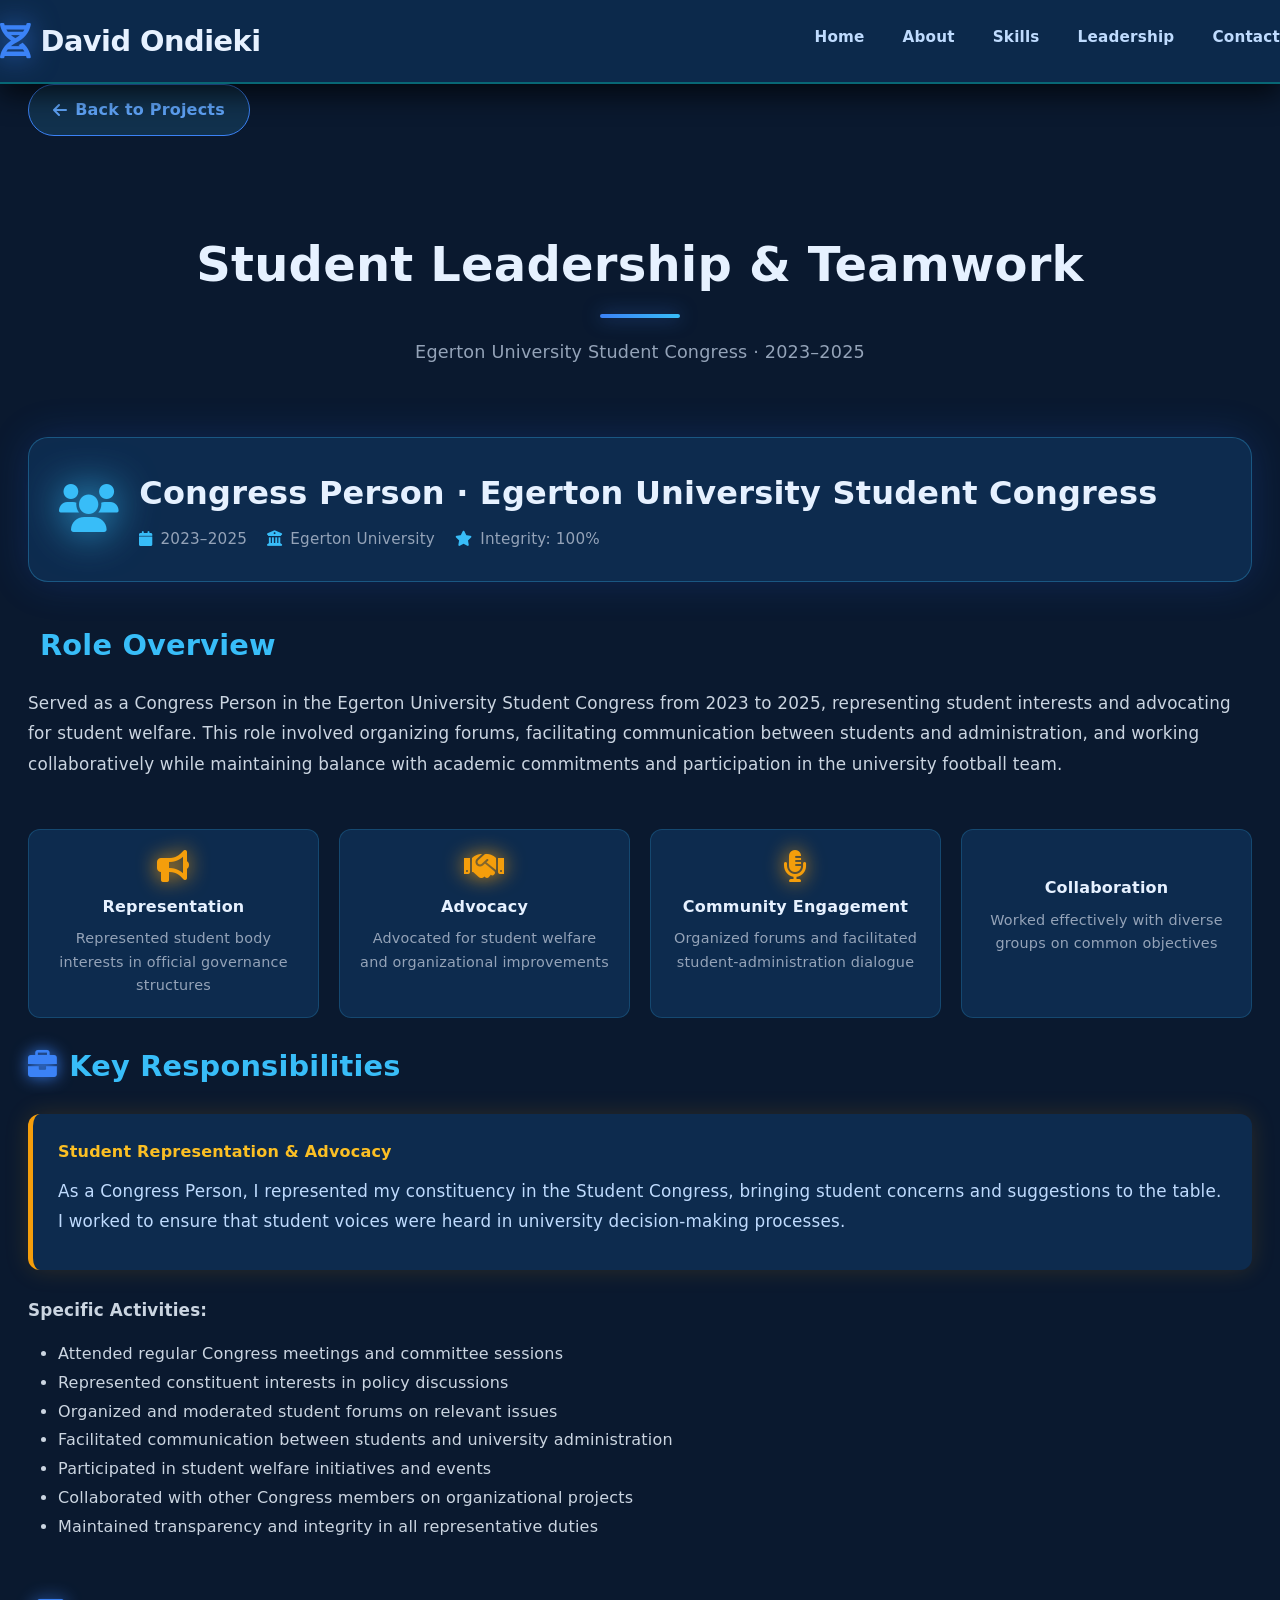
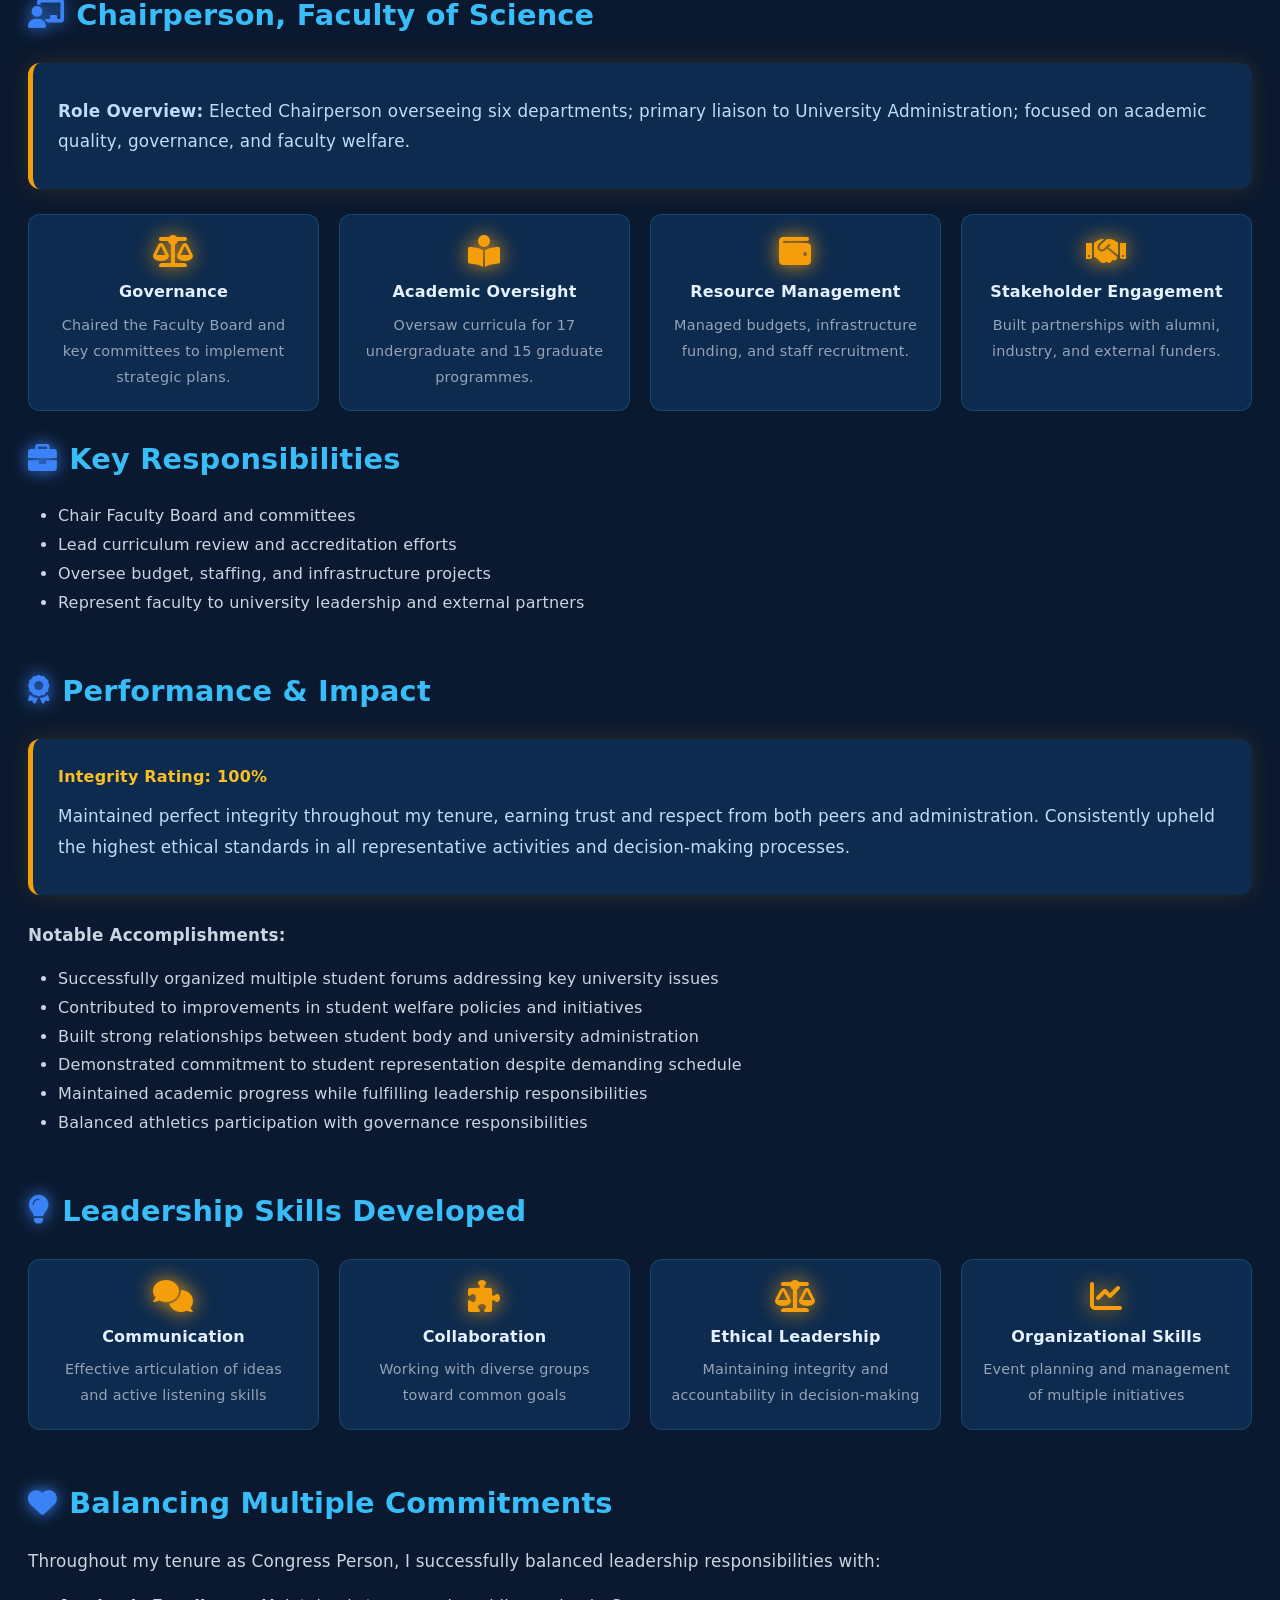
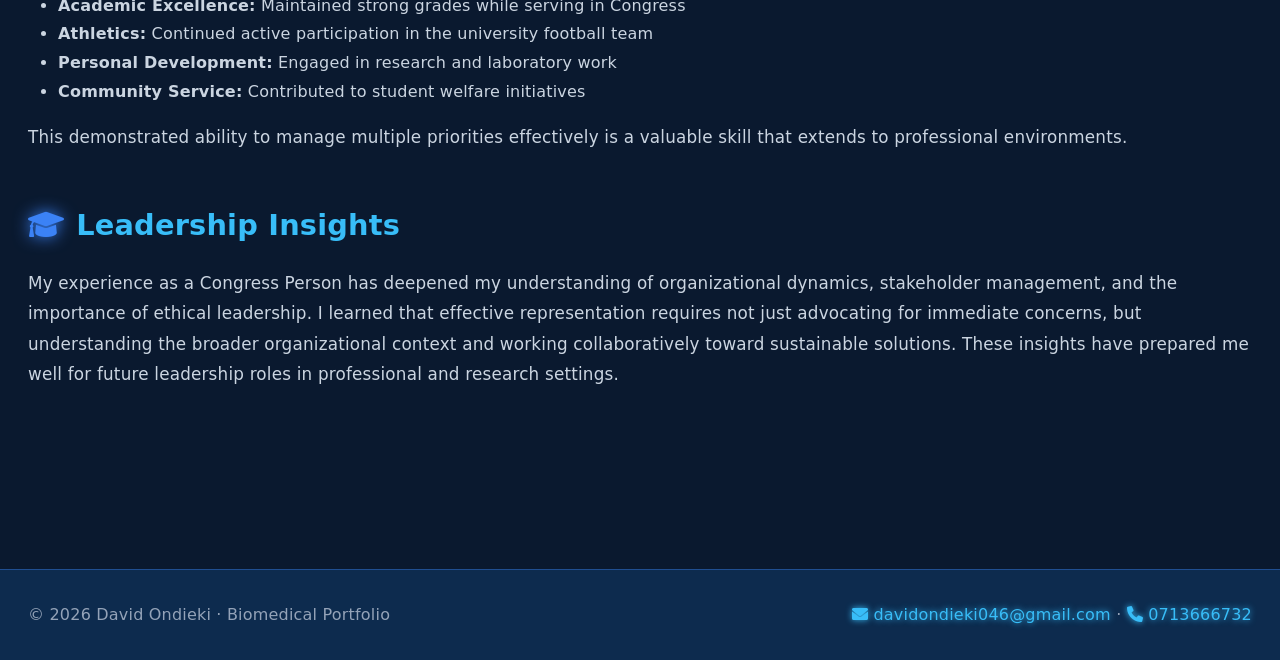
<file: project-leadership.html>
<!DOCTYPE html>
<html lang="en">
<head>
  <meta charset="UTF-8">
  <meta name="viewport" content="width=device-width, initial-scale=1.0, viewport-fit=cover">
  <title>Student Leadership & Teamwork · David Ondieki</title>
  <link rel="stylesheet" href="https://cdnjs.cloudflare.com/ajax/libs/font-awesome/6.0.0-beta3/css/all.min.css">
  <style>
    * {
      margin: 0;
      padding: 0;
      box-sizing: border-box;
    }

    body {
      background-color: #0A192F;
      font-family: 'Inter', 'Segoe UI', system-ui, -apple-system, sans-serif;
      color: #E6F1FF;
      line-height: 1.6;
      -webkit-font-smoothing: antialiased;
      letter-spacing: 0.2px;
    }

    .container {
      max-width: 1320px;
      margin: 0 auto;
      padding: 0 28px;
    }

    /* Navigation */
    .navbar {
      background-color: #0D2B4E;
      border-bottom: 2px solid rgba(0, 245, 212, 0.3);
      position: sticky;
      top: 0;
      z-index: 20;
      backdrop-filter: blur(14px);
      background-color: rgba(13, 43, 78, 0.94);
      box-shadow: 0 10px 28px rgba(0, 0, 0, 0.7);
    }

    .nav-content {
      display: flex;
      align-items: center;
      justify-content: space-between;
      padding: 18px 0;
      flex-wrap: wrap;
      gap: 16px;
    }

    .logo {
      font-weight: 750;
      font-size: 1.8rem;
      letter-spacing: -0.5px;
      color: #E6F1FF;
      display: flex;
      align-items: center;
      gap: 10px;
      text-decoration: none;
    }

    .logo i {
      color: #3B82F6;
      font-size: 2.2rem;
      filter: drop-shadow(0 0 14px rgba(59, 130, 246, 0.7));
    }

    .nav-links {
      display: flex;
      gap: 38px;
      align-items: center;
      flex-wrap: wrap;
    }

    .nav-links a {
      text-decoration: none;
      font-weight: 550;
      font-size: 0.95rem;
      color: #BFDBFE;
      transition: all 0.25s ease;
      padding-bottom: 5px;
      border-bottom: 2px solid transparent;
    }

    .nav-links a:hover {
      color: #38BDF8;
      border-bottom-color: #38BDF8;
      text-shadow: 0 0 10px #38BDF8;
    }

    .nav-links .active {
      color: #FF6B35;
      border-bottom-color: #FF6B35;
      font-weight: 650;
      text-shadow: 0 0 10px #FF6B35;
    }

    /* Page Header */
    .page-header {
      padding: 60px 0 30px;
      text-align: center;
    }

    .page-header h1 {
      font-size: 3rem;
      font-weight: 750;
      color: #E6F1FF;
      margin-bottom: 12px;
    }

    .page-header .underline {
      width: 80px;
      height: 4px;
      background: linear-gradient(90deg, #3B82F6, #38BDF8);
      margin: 0 auto 20px;
      border-radius: 4px;
      box-shadow: 0 0 18px rgba(59, 130, 246, 0.6);
    }

    .page-header p {
      color: #94a3b8;
      font-size: 1.1rem;
    }

    .project-details {
      padding: 40px 0 60px;
    }

    .project-header {
      display: flex;
      align-items: center;
      gap: 20px;
      margin-bottom: 40px;
      padding: 30px;
      background: #0D2B4E;
      border-radius: 20px;
      border: 1px solid rgba(56, 189, 248, 0.3);
      box-shadow: 0 0 40px rgba(37, 99, 235, 0.2);
    }

    .project-icon {
      font-size: 3rem;
      color: #38BDF8;
      filter: drop-shadow(0 0 20px #38BDF8);
    }

    .project-header-text h2 {
      font-size: 2rem;
      color: #E6F1FF;
      margin-bottom: 8px;
    }

    .project-meta {
      color: #94a3b8;
      font-size: 0.95rem;
      display: flex;
      gap: 20px;
      flex-wrap: wrap;
    }

    .meta-item {
      display: flex;
      align-items: center;
      gap: 8px;
    }

    .meta-item i {
      color: #38BDF8;
    }

    .section {
      margin-bottom: 50px;
    }

    .section h3 {
      font-size: 1.8rem;
      color: #38BDF8;
      margin-bottom: 20px;
      display: flex;
      align-items: center;
      gap: 12px;
    }

    .section h3 i {
      color: #3B82F6;
      filter: drop-shadow(0 0 8px #3B82F6);
    }

    .section p {
      color: #cbd5e1;
      font-size: 1.05rem;
      line-height: 1.8;
      margin-bottom: 15px;
    }

    .highlight-box {
      background: #0D2B4E;
      border-left: 5px solid #F59E0B;
      padding: 25px;
      border-radius: 12px;
      margin: 25px 0;
      box-shadow: 0 0 24px rgba(245, 158, 11, 0.15);
    }

    .highlight-box h4 {
      color: #FBBF24;
      margin-bottom: 12px;
      font-weight: 600;
    }

    .highlight-box p {
      color: #BFDBFE;
      margin: 8px 0;
    }

    .key-points {
      display: grid;
      grid-template-columns: repeat(auto-fit, minmax(250px, 1fr));
      gap: 20px;
      margin: 25px 0;
    }

    .point-card {
      background: #0D2B4E;
      padding: 20px;
      border-radius: 12px;
      border: 1px solid rgba(56, 189, 248, 0.2);
      text-align: center;
    }

    .point-card i {
      font-size: 2rem;
      color: #F59E0B;
      margin-bottom: 12px;
      filter: drop-shadow(0 0 10px #F59E0B);
    }

    .point-card h4 {
      color: #E6F1FF;
      margin-bottom: 8px;
      font-weight: 600;
    }

    .point-card p {
      color: #94a3b8;
      font-size: 0.9rem;
      margin: 0;
    }

    .btn-back {
      display: inline-flex;
      align-items: center;
      gap: 8px;
      background: rgba(56, 189, 248, 0.15);
      border: 1px solid #3B82F6;
      color: #60A5FA;
      font-weight: 600;
      padding: 12px 24px;
      border-radius: 30px;
      text-decoration: none;
      transition: all 0.25s;
      margin-bottom: 30px;
    }

    .btn-back:hover {
      background: #3B82F6;
      color: #FFFFFF;
      box-shadow: 0 0 20px rgba(59, 130, 246, 0.6);
    }

    .footer {
      background: #0D2B4E;
      margin-top: 70px;
      padding: 32px 0;
      border-top: 1px solid rgba(59, 130, 246, 0.4);
      color: #94a3b8;
      display: flex;
      justify-content: space-between;
      flex-wrap: wrap;
      gap: 20px;
    }

    .footer a {
      color: #38BDF8;
      text-decoration: none;
      font-weight: 500;
      text-shadow: 0 0 6px #38BDF8;
    }

    .footer a:hover {
      color: #F59E0B;
      text-shadow: 0 0 12px #F59E0B;
    }

    @media (max-width: 760px) {
      .page-header h1 {
        font-size: 2.2rem;
      }
      .project-header {
        flex-direction: column;
        text-align: center;
      }
      .section h3 {
        font-size: 1.4rem;
      }
    }
  </style>
</head>
<body>
  <nav class="navbar">
    <div class="container nav-content">
      <a href="index.html" class="logo">
        <i class="fas fa-dna"></i> David Ondieki
      </a>
      <div class="nav-links">
        <a href="index.html">Home</a>
        <a href="about.html">About</a>
        <a href="skills.html">Skills</a>
        <a href="leadership.html">Leadership</a>
        <a href="contact.html">Contact</a>
      </div>
    </div>
  </nav>

  <main class="container">
    <a href="index.html" class="btn-back"><i class="fas fa-arrow-left"></i> Back to Projects</a>

    <div class="page-header">
      <h1>Student Leadership & Teamwork</h1>
      <div class="underline"></div>
      <p>Egerton University Student Congress · 2023–2025</p>
    </div>

    <div class="project-details">
      <div class="project-header">
        <div class="project-icon">
          <i class="fas fa-users"></i>
        </div>
        <div class="project-header-text">
          <h2>Congress Person · Egerton University Student Congress</h2>
          <div class="project-meta">
            <div class="meta-item">
              <i class="fas fa-calendar"></i>
              <span>2023–2025</span>
            </div>
            <div class="meta-item">
              <i class="fas fa-university"></i>
              <span>Egerton University</span>
            </div>
            <div class="meta-item">
              <i class="fas fa-star"></i>
              <span>Integrity: 100%</span>
            </div>
          </div>
        </div>
      </div>

      <div class="section">
        <h3><i class="fas fa-target"></i> Role Overview</h3>
        <p>
          Served as a Congress Person in the Egerton University Student Congress from 2023 to 2025, representing student interests 
          and advocating for student welfare. This role involved organizing forums, facilitating communication between students and 
          administration, and working collaboratively while maintaining balance with academic commitments and participation in the 
          university football team.
        </p>
      </div>

      <div class="key-points">
        <div class="point-card">
          <i class="fas fa-bullhorn"></i>
          <h4>Representation</h4>
          <p>Represented student body interests in official governance structures</p>
        </div>
        <div class="point-card">
          <i class="fas fa-handshake"></i>
          <h4>Advocacy</h4>
          <p>Advocated for student welfare and organizational improvements</p>
        </div>
        <div class="point-card">
          <i class="fas fa-microphone-alt"></i>
          <h4>Community Engagement</h4>
          <p>Organized forums and facilitated student-administration dialogue</p>
        </div>
        <div class="point-card">
          <i class="fas fa-users-class"></i>
          <h4>Collaboration</h4>
          <p>Worked effectively with diverse groups on common objectives</p>
        </div>
      </div>

      <div class="section">
        <h3><i class="fas fa-briefcase"></i> Key Responsibilities</h3>
        <div class="highlight-box">
          <h4>Student Representation & Advocacy</h4>
          <p>
            As a Congress Person, I represented my constituency in the Student Congress, bringing student concerns and suggestions 
            to the table. I worked to ensure that student voices were heard in university decision-making processes.
          </p>
        </div>
        <p>
          <strong>Specific Activities:</strong>
        </p>
        <ul style="color: #cbd5e1; margin: 15px 0 15px 30px; line-height: 1.8;">
          <li>Attended regular Congress meetings and committee sessions</li>
          <li>Represented constituent interests in policy discussions</li>
          <li>Organized and moderated student forums on relevant issues</li>
          <li>Facilitated communication between students and university administration</li>
          <li>Participated in student welfare initiatives and events</li>
          <li>Collaborated with other Congress members on organizational projects</li>
          <li>Maintained transparency and integrity in all representative duties</li>
        </ul>
      </div>

      <div class="section">
        <h3><i class="fas fa-chalkboard-teacher"></i> Chairperson, Faculty of Science</h3>
        <div class="highlight-box">
          <p><strong>Role Overview:</strong> Elected Chairperson overseeing six departments; primary liaison to University Administration; focused on academic quality, governance, and faculty welfare.</p>
        </div>

        <div class="key-points">
          <div class="point-card">
            <i class="fas fa-balance-scale"></i>
            <h4>Governance</h4>
            <p>Chaired the Faculty Board and key committees to implement strategic plans.</p>
          </div>
          <div class="point-card">
            <i class="fas fa-book-reader"></i>
            <h4>Academic Oversight</h4>
            <p>Oversaw curricula for 17 undergraduate and 15 graduate programmes.</p>
          </div>
          <div class="point-card">
            <i class="fas fa-wallet"></i>
            <h4>Resource Management</h4>
            <p>Managed budgets, infrastructure funding, and staff recruitment.</p>
          </div>
          <div class="point-card">
            <i class="fas fa-handshake"></i>
            <h4>Stakeholder Engagement</h4>
            <p>Built partnerships with alumni, industry, and external funders.</p>
          </div>
        </div>

        <div class="section">
          <h3><i class="fas fa-briefcase"></i> Key Responsibilities</h3>
          <ul style="color: #cbd5e1; margin: 15px 0 15px 30px; line-height: 1.8;">
            <li>Chair Faculty Board and committees</li>
            <li>Lead curriculum review and accreditation efforts</li>
            <li>Oversee budget, staffing, and infrastructure projects</li>
            <li>Represent faculty to university leadership and external partners</li>
          </ul>
        </div>

      <div class="section">
        <h3><i class="fas fa-award"></i> Performance & Impact</h3>
        <div class="highlight-box">
          <h4>Integrity Rating: 100%</h4>
          <p>
            Maintained perfect integrity throughout my tenure, earning trust and respect from both peers and administration. 
            Consistently upheld the highest ethical standards in all representative activities and decision-making processes.
          </p>
        </div>
        <p>
          <strong>Notable Accomplishments:</strong>
        </p>
        <ul style="color: #cbd5e1; margin: 15px 0 15px 30px; line-height: 1.8;">
          <li>Successfully organized multiple student forums addressing key university issues</li>
          <li>Contributed to improvements in student welfare policies and initiatives</li>
          <li>Built strong relationships between student body and university administration</li>
          <li>Demonstrated commitment to student representation despite demanding schedule</li>
          <li>Maintained academic progress while fulfilling leadership responsibilities</li>
          <li>Balanced athletics participation with governance responsibilities</li>
        </ul>
      </div>

      <div class="section">
        <h3><i class="fas fa-lightbulb"></i> Leadership Skills Developed</h3>
        <div class="key-points">
          <div class="point-card">
            <i class="fas fa-comments"></i>
            <h4>Communication</h4>
            <p>Effective articulation of ideas and active listening skills</p>
          </div>
          <div class="point-card">
            <i class="fas fa-puzzle-piece"></i>
            <h4>Collaboration</h4>
            <p>Working with diverse groups toward common goals</p>
          </div>
          <div class="point-card">
            <i class="fas fa-balance-scale"></i>
            <h4>Ethical Leadership</h4>
            <p>Maintaining integrity and accountability in decision-making</p>
          </div>
          <div class="point-card">
            <i class="fas fa-chart-line"></i>
            <h4>Organizational Skills</h4>
            <p>Event planning and management of multiple initiatives</p>
          </div>
        </div>
      </div>

      <div class="section">
        <h3><i class="fas fa-heart"></i> Balancing Multiple Commitments</h3>
        <p>
          Throughout my tenure as Congress Person, I successfully balanced leadership responsibilities with:
        </p>
        <ul style="color: #cbd5e1; margin: 15px 0 15px 30px; line-height: 1.8;">
          <li><strong>Academic Excellence:</strong> Maintained strong grades while serving in Congress</li>
          <li><strong>Athletics:</strong> Continued active participation in the university football team</li>
          <li><strong>Personal Development:</strong> Engaged in research and laboratory work</li>
          <li><strong>Community Service:</strong> Contributed to student welfare initiatives</li>
        </ul>
        <p>
          This demonstrated ability to manage multiple priorities effectively is a valuable skill that extends to professional environments.
        </p>
      </div>

      <div class="section">
        <h3><i class="fas fa-graduation-cap"></i> Leadership Insights</h3>
        <p>
          My experience as a Congress Person has deepened my understanding of organizational dynamics, stakeholder management, and 
          the importance of ethical leadership. I learned that effective representation requires not just advocating for immediate 
          concerns, but understanding the broader organizational context and working collaboratively toward sustainable solutions. 
          These insights have prepared me well for future leadership roles in professional and research settings.
        </p>
      </div>
    </div>
  </main>

  <footer class="footer">
    <div class="container" style="display: flex; justify-content: space-between; width: 100%; flex-wrap: wrap; align-items: center;">
      <span>© 2026 David Ondieki · Biomedical Portfolio</span>
      <span>
        <a href="mailto:davidondieki046@gmail.com"><i class="fas fa-envelope"></i> davidondieki046@gmail.com</a> · 
        <a href="#"><i class="fas fa-phone"></i> 0713666732</a>
      </span>
    </div>
  </footer>
</body>
</html>
</file>
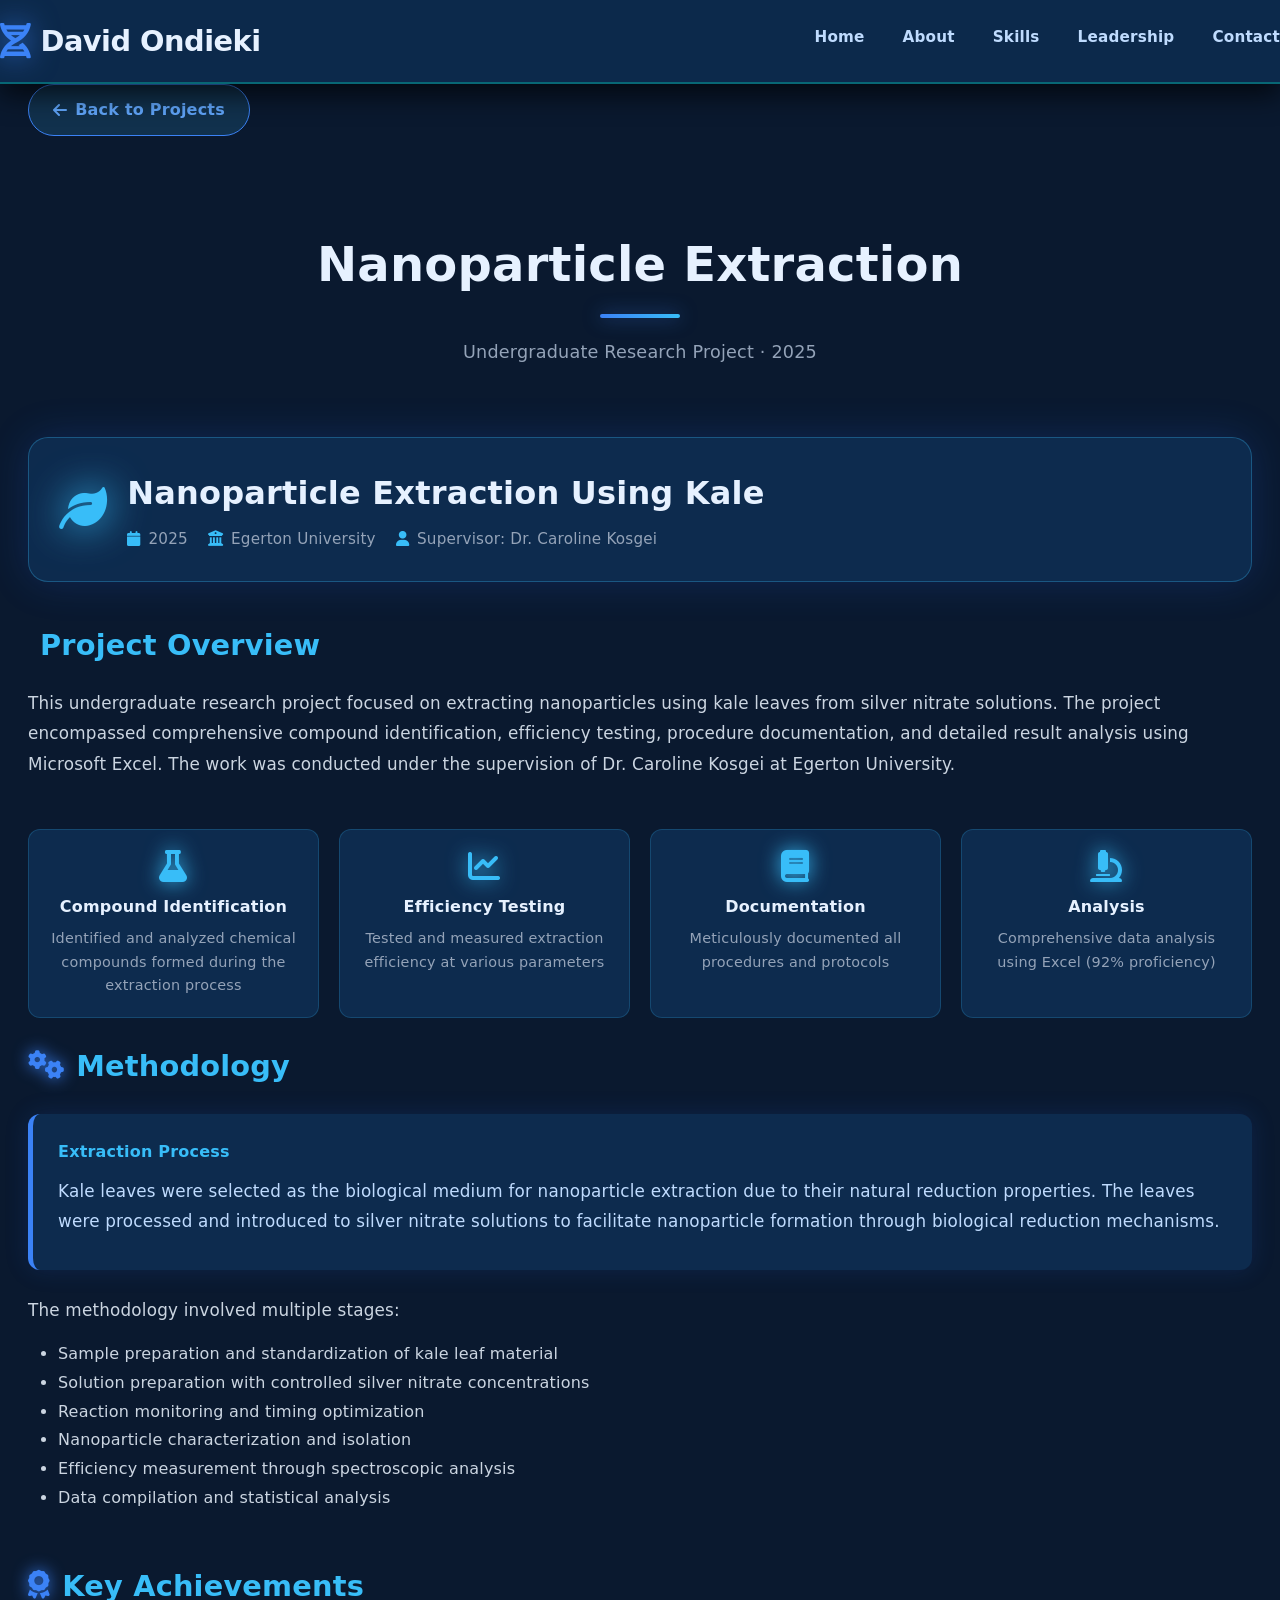
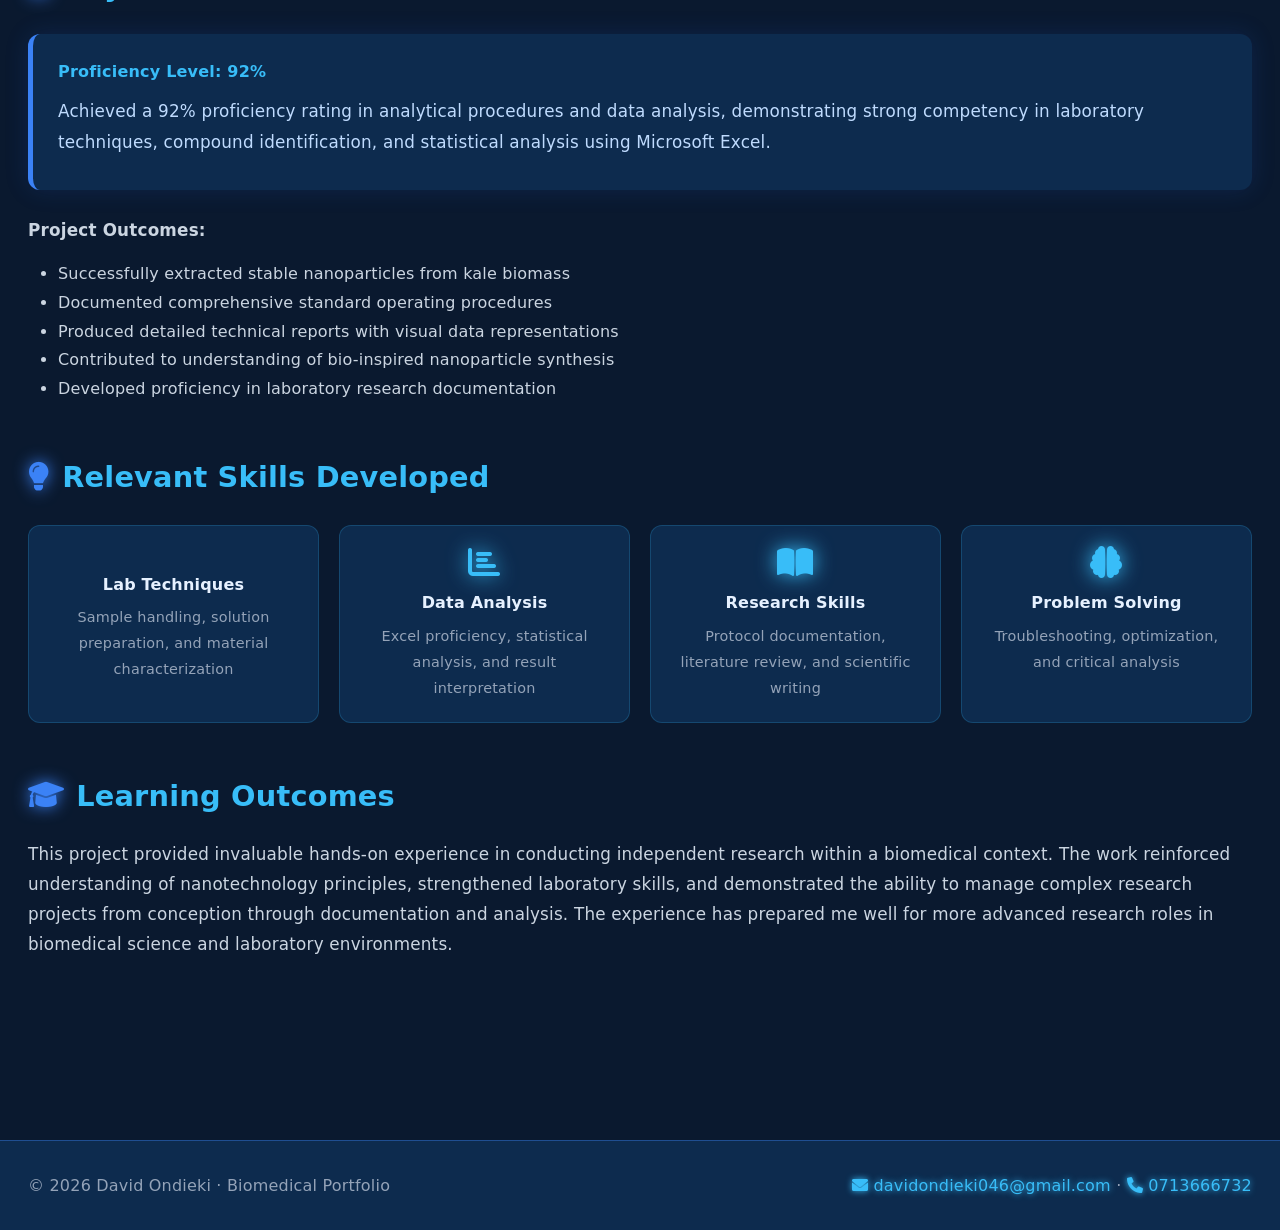
<file: project-nanoparticle.html>
<!DOCTYPE html>
<html lang="en">
<head>
  <meta charset="UTF-8">
  <meta name="viewport" content="width=device-width, initial-scale=1.0, viewport-fit=cover">
  <title>Nanoparticle Extraction Project · David Ondieki</title>
  <link rel="stylesheet" href="https://cdnjs.cloudflare.com/ajax/libs/font-awesome/6.0.0-beta3/css/all.min.css">
  <style>
    * {
      margin: 0;
      padding: 0;
      box-sizing: border-box;
    }

    body {
      background-color: #0A192F;
      font-family: 'Inter', 'Segoe UI', system-ui, -apple-system, sans-serif;
      color: #E6F1FF;
      line-height: 1.6;
      -webkit-font-smoothing: antialiased;
      letter-spacing: 0.2px;
    }

    .container {
      max-width: 1320px;
      margin: 0 auto;
      padding: 0 28px;
    }

    /* Navigation */
    .navbar {
      background-color: #0D2B4E;
      border-bottom: 2px solid rgba(0, 245, 212, 0.3);
      position: sticky;
      top: 0;
      z-index: 20;
      backdrop-filter: blur(14px);
      background-color: rgba(13, 43, 78, 0.94);
      box-shadow: 0 10px 28px rgba(0, 0, 0, 0.7);
    }

    .nav-content {
      display: flex;
      align-items: center;
      justify-content: space-between;
      padding: 18px 0;
      flex-wrap: wrap;
      gap: 16px;
    }

    .logo {
      font-weight: 750;
      font-size: 1.8rem;
      letter-spacing: -0.5px;
      color: #E6F1FF;
      display: flex;
      align-items: center;
      gap: 10px;
      text-decoration: none;
    }

    .logo i {
      color: #3B82F6;
      font-size: 2.2rem;
      filter: drop-shadow(0 0 14px rgba(59, 130, 246, 0.7));
    }

    .nav-links {
      display: flex;
      gap: 38px;
      align-items: center;
      flex-wrap: wrap;
    }

    .nav-links a {
      text-decoration: none;
      font-weight: 550;
      font-size: 0.95rem;
      color: #BFDBFE;
      transition: all 0.25s ease;
      padding-bottom: 5px;
      border-bottom: 2px solid transparent;
    }

    .nav-links a:hover {
      color: #38BDF8;
      border-bottom-color: #38BDF8;
      text-shadow: 0 0 10px #38BDF8;
    }

    .nav-links .active {
      color: #FF6B35;
      border-bottom-color: #FF6B35;
      font-weight: 650;
      text-shadow: 0 0 10px #FF6B35;
    }

    /* Page Header */
    .page-header {
      padding: 60px 0 30px;
      text-align: center;
    }

    .page-header h1 {
      font-size: 3rem;
      font-weight: 750;
      color: #E6F1FF;
      margin-bottom: 12px;
    }

    .page-header .underline {
      width: 80px;
      height: 4px;
      background: linear-gradient(90deg, #3B82F6, #38BDF8);
      margin: 0 auto 20px;
      border-radius: 4px;
      box-shadow: 0 0 18px rgba(59, 130, 246, 0.6);
    }

    .page-header p {
      color: #94a3b8;
      font-size: 1.1rem;
    }

    .project-details {
      padding: 40px 0 60px;
    }

    .project-header {
      display: flex;
      align-items: center;
      gap: 20px;
      margin-bottom: 40px;
      padding: 30px;
      background: #0D2B4E;
      border-radius: 20px;
      border: 1px solid rgba(56, 189, 248, 0.3);
      box-shadow: 0 0 40px rgba(37, 99, 235, 0.2);
    }

    .project-icon {
      font-size: 3rem;
      color: #38BDF8;
      filter: drop-shadow(0 0 20px #38BDF8);
    }

    .project-header-text h2 {
      font-size: 2rem;
      color: #E6F1FF;
      margin-bottom: 8px;
    }

    .project-meta {
      color: #94a3b8;
      font-size: 0.95rem;
      display: flex;
      gap: 20px;
      flex-wrap: wrap;
    }

    .meta-item {
      display: flex;
      align-items: center;
      gap: 8px;
    }

    .meta-item i {
      color: #38BDF8;
    }

    .section {
      margin-bottom: 50px;
    }

    .section h3 {
      font-size: 1.8rem;
      color: #38BDF8;
      margin-bottom: 20px;
      display: flex;
      align-items: center;
      gap: 12px;
    }

    .section h3 i {
      color: #3B82F6;
      filter: drop-shadow(0 0 8px #3B82F6);
    }

    .section p {
      color: #cbd5e1;
      font-size: 1.05rem;
      line-height: 1.8;
      margin-bottom: 15px;
    }

    .highlight-box {
      background: #0D2B4E;
      border-left: 5px solid #3B82F6;
      padding: 25px;
      border-radius: 12px;
      margin: 25px 0;
      box-shadow: 0 0 24px rgba(37, 99, 235, 0.15);
    }

    .highlight-box h4 {
      color: #38BDF8;
      margin-bottom: 12px;
      font-weight: 600;
    }

    .highlight-box p {
      color: #BFDBFE;
      margin: 8px 0;
    }

    .key-points {
      display: grid;
      grid-template-columns: repeat(auto-fit, minmax(250px, 1fr));
      gap: 20px;
      margin: 25px 0;
    }

    .point-card {
      background: #0D2B4E;
      padding: 20px;
      border-radius: 12px;
      border: 1px solid rgba(56, 189, 248, 0.2);
      text-align: center;
    }

    .point-card i {
      font-size: 2rem;
      color: #38BDF8;
      margin-bottom: 12px;
      filter: drop-shadow(0 0 10px #38BDF8);
    }

    .point-card h4 {
      color: #E6F1FF;
      margin-bottom: 8px;
      font-weight: 600;
    }

    .point-card p {
      color: #94a3b8;
      font-size: 0.9rem;
      margin: 0;
    }

    .btn-back {
      display: inline-flex;
      align-items: center;
      gap: 8px;
      background: rgba(56, 189, 248, 0.15);
      border: 1px solid #3B82F6;
      color: #60A5FA;
      font-weight: 600;
      padding: 12px 24px;
      border-radius: 30px;
      text-decoration: none;
      transition: all 0.25s;
      margin-bottom: 30px;
    }

    .btn-back:hover {
      background: #3B82F6;
      color: #FFFFFF;
      box-shadow: 0 0 20px rgba(59, 130, 246, 0.6);
    }

    .footer {
      background: #0D2B4E;
      margin-top: 70px;
      padding: 32px 0;
      border-top: 1px solid rgba(59, 130, 246, 0.4);
      color: #94a3b8;
      display: flex;
      justify-content: space-between;
      flex-wrap: wrap;
      gap: 20px;
    }

    .footer a {
      color: #38BDF8;
      text-decoration: none;
      font-weight: 500;
      text-shadow: 0 0 6px #38BDF8;
    }

    .footer a:hover {
      color: #F59E0B;
      text-shadow: 0 0 12px #F59E0B;
    }

    @media (max-width: 760px) {
      .page-header h1 {
        font-size: 2.2rem;
      }
      .project-header {
        flex-direction: column;
        text-align: center;
      }
      .section h3 {
        font-size: 1.4rem;
      }
    }
  </style>
</head>
<body>
  <nav class="navbar">
    <div class="container nav-content">
      <a href="index.html" class="logo">
        <i class="fas fa-dna"></i> David Ondieki
      </a>
      <div class="nav-links">
        <a href="index.html">Home</a>
        <a href="about.html">About</a>
        <a href="skills.html">Skills</a>
        <a href="leadership.html">Leadership</a>
        <a href="contact.html">Contact</a>
      </div>
    </div>
  </nav>

  <main class="container">
    <a href="index.html" class="btn-back"><i class="fas fa-arrow-left"></i> Back to Projects</a>

    <div class="page-header">
      <h1>Nanoparticle Extraction</h1>
      <div class="underline"></div>
      <p>Undergraduate Research Project · 2025</p>
    </div>

    <div class="project-details">
      <div class="project-header">
        <div class="project-icon">
          <i class="fas fa-leaf"></i>
        </div>
        <div class="project-header-text">
          <h2>Nanoparticle Extraction Using Kale</h2>
          <div class="project-meta">
            <div class="meta-item">
              <i class="fas fa-calendar"></i>
              <span>2025</span>
            </div>
            <div class="meta-item">
              <i class="fas fa-university"></i>
              <span>Egerton University</span>
            </div>
            <div class="meta-item">
              <i class="fas fa-user"></i>
              <span>Supervisor: Dr. Caroline Kosgei</span>
            </div>
          </div>
        </div>
      </div>

      <div class="section">
        <h3><i class="fas fa-target"></i> Project Overview</h3>
        <p>
          This undergraduate research project focused on extracting nanoparticles using kale leaves from silver nitrate solutions. 
          The project encompassed comprehensive compound identification, efficiency testing, procedure documentation, and detailed 
          result analysis using Microsoft Excel. The work was conducted under the supervision of Dr. Caroline Kosgei at Egerton University.
        </p>
      </div>

      <div class="key-points">
        <div class="point-card">
          <i class="fas fa-flask"></i>
          <h4>Compound Identification</h4>
          <p>Identified and analyzed chemical compounds formed during the extraction process</p>
        </div>
        <div class="point-card">
          <i class="fas fa-chart-line"></i>
          <h4>Efficiency Testing</h4>
          <p>Tested and measured extraction efficiency at various parameters</p>
        </div>
        <div class="point-card">
          <i class="fas fa-book"></i>
          <h4>Documentation</h4>
          <p>Meticulously documented all procedures and protocols</p>
        </div>
        <div class="point-card">
          <i class="fas fa-microscope"></i>
          <h4>Analysis</h4>
          <p>Comprehensive data analysis using Excel (92% proficiency)</p>
        </div>
      </div>

      <div class="section">
        <h3><i class="fas fa-cogs"></i> Methodology</h3>
        <div class="highlight-box">
          <h4>Extraction Process</h4>
          <p>
            Kale leaves were selected as the biological medium for nanoparticle extraction due to their natural reduction properties. 
            The leaves were processed and introduced to silver nitrate solutions to facilitate nanoparticle formation through biological 
            reduction mechanisms.
          </p>
        </div>
        <p>
          The methodology involved multiple stages:
        </p>
        <ul style="color: #cbd5e1; margin: 15px 0 15px 30px; line-height: 1.8;">
          <li>Sample preparation and standardization of kale leaf material</li>
          <li>Solution preparation with controlled silver nitrate concentrations</li>
          <li>Reaction monitoring and timing optimization</li>
          <li>Nanoparticle characterization and isolation</li>
          <li>Efficiency measurement through spectroscopic analysis</li>
          <li>Data compilation and statistical analysis</li>
        </ul>
      </div>

      <div class="section">
        <h3><i class="fas fa-award"></i> Key Achievements</h3>
        <div class="highlight-box">
          <h4>Proficiency Level: 92%</h4>
          <p>
            Achieved a 92% proficiency rating in analytical procedures and data analysis, demonstrating strong competency in 
            laboratory techniques, compound identification, and statistical analysis using Microsoft Excel.
          </p>
        </div>
        <p>
          <strong>Project Outcomes:</strong>
        </p>
        <ul style="color: #cbd5e1; margin: 15px 0 15px 30px; line-height: 1.8;">
          <li>Successfully extracted stable nanoparticles from kale biomass</li>
          <li>Documented comprehensive standard operating procedures</li>
          <li>Produced detailed technical reports with visual data representations</li>
          <li>Contributed to understanding of bio-inspired nanoparticle synthesis</li>
          <li>Developed proficiency in laboratory research documentation</li>
        </ul>
      </div>

      <div class="section">
        <h3><i class="fas fa-lightbulb"></i> Relevant Skills Developed</h3>
        <div class="key-points">
          <div class="point-card">
            <i class="fas fa-flask-vial"></i>
            <h4>Lab Techniques</h4>
            <p>Sample handling, solution preparation, and material characterization</p>
          </div>
          <div class="point-card">
            <i class="fas fa-chart-bar"></i>
            <h4>Data Analysis</h4>
            <p>Excel proficiency, statistical analysis, and result interpretation</p>
          </div>
          <div class="point-card">
            <i class="fas fa-book-open"></i>
            <h4>Research Skills</h4>
            <p>Protocol documentation, literature review, and scientific writing</p>
          </div>
          <div class="point-card">
            <i class="fas fa-brain"></i>
            <h4>Problem Solving</h4>
            <p>Troubleshooting, optimization, and critical analysis</p>
          </div>
        </div>
      </div>

      <div class="section">
        <h3><i class="fas fa-graduation-cap"></i> Learning Outcomes</h3>
        <p>
          This project provided invaluable hands-on experience in conducting independent research within a biomedical context. 
          The work reinforced understanding of nanotechnology principles, strengthened laboratory skills, and demonstrated the ability 
          to manage complex research projects from conception through documentation and analysis. The experience has prepared me well 
          for more advanced research roles in biomedical science and laboratory environments.
        </p>
      </div>
    </div>
  </main>

  <footer class="footer">
    <div class="container" style="display: flex; justify-content: space-between; width: 100%; flex-wrap: wrap; align-items: center;">
      <span>© 2026 David Ondieki · Biomedical Portfolio</span>
      <span>
        <a href="mailto:davidondieki046@gmail.com"><i class="fas fa-envelope"></i> davidondieki046@gmail.com</a> · 
        <a href="#"><i class="fas fa-phone"></i> 0713666732</a>
      </span>
    </div>
  </footer>
</body>
</html>
</file>
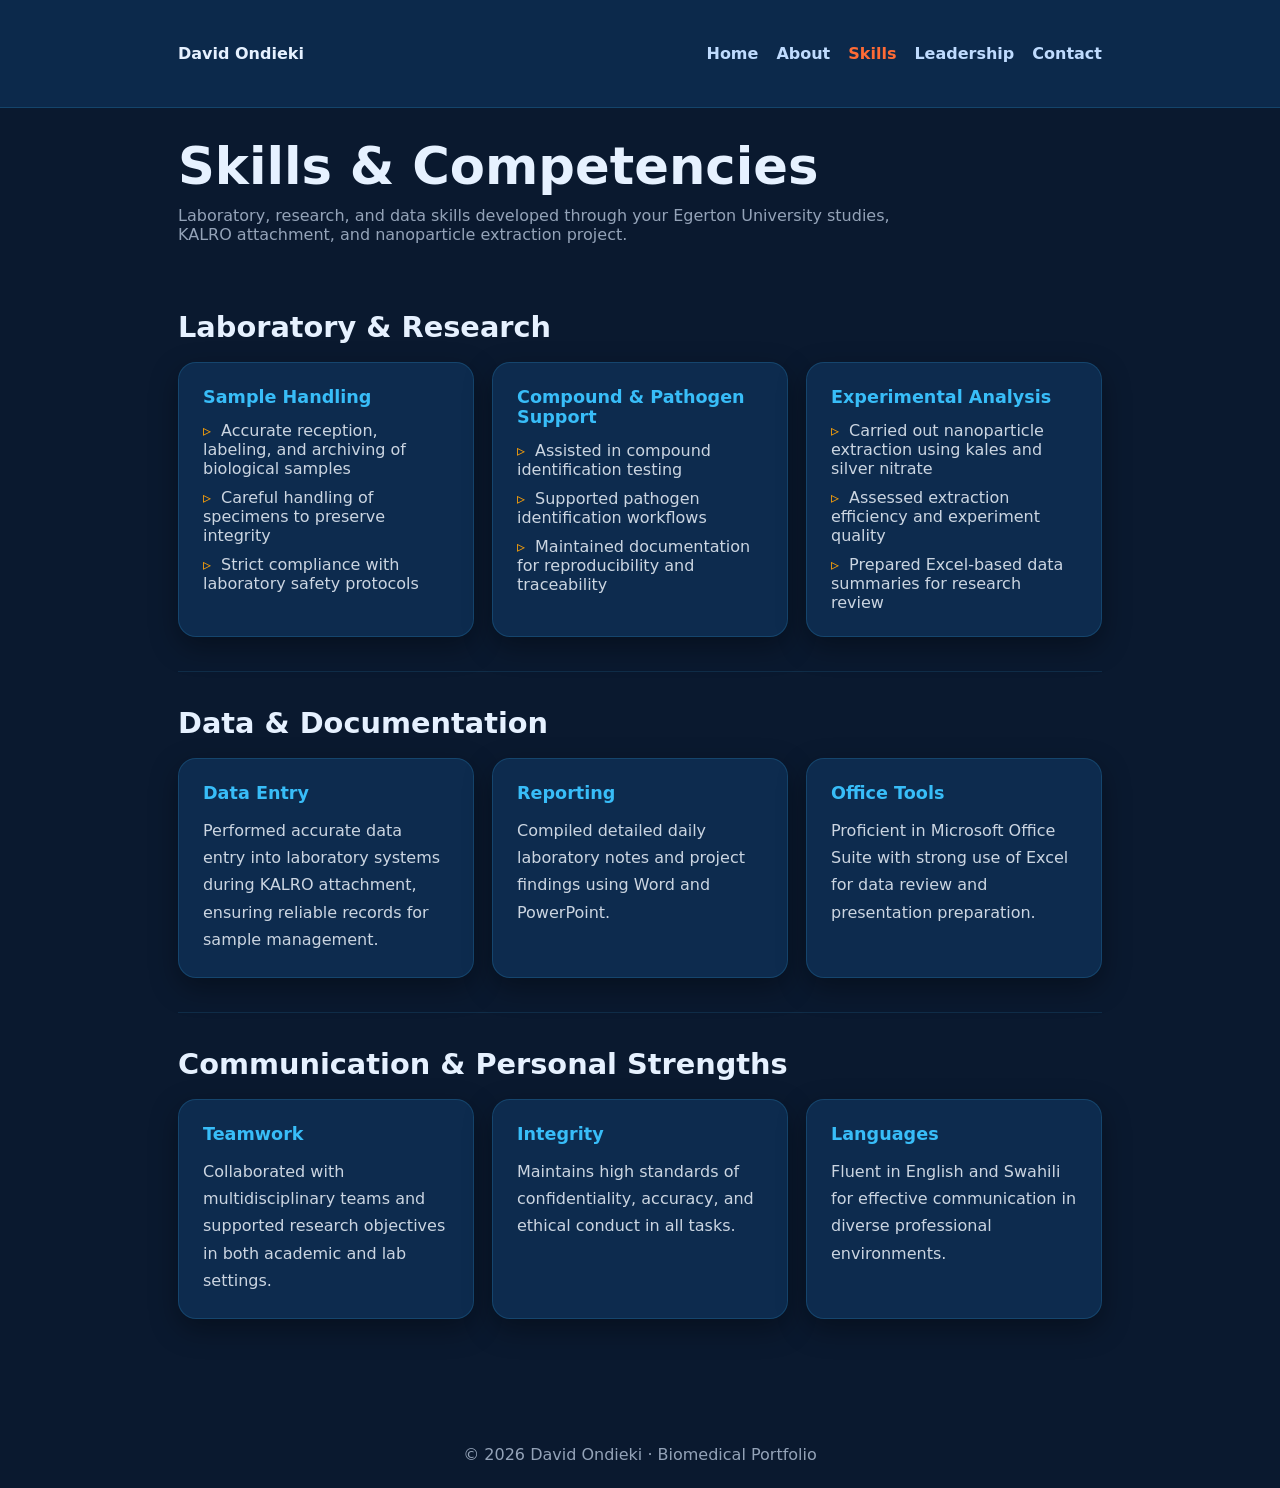
<file: skills.html>
<!DOCTYPE html>
<html lang="en">
<head>
  <meta charset="UTF-8">
  <meta name="viewport" content="width=device-width, initial-scale=1.0">
  <title>Skills · David Ondieki</title>
  <link rel="stylesheet" href="https://cdnjs.cloudflare.com/ajax/libs/font-awesome/6.0.0-beta3/css/all.min.css">
  <style>
    * { margin:0; padding:0; box-sizing:border-box; }
    body { background:#0A192F; color:#E6F1FF; font-family:'Inter', system-ui, -apple-system, BlinkMacSystemFont, sans-serif; }
    .container { max-width:980px; margin:0 auto; padding:28px; }
    .navbar { background:rgba(13,43,78,0.94); padding:16px 0; position:sticky; top:0; z-index:20; border-bottom:1px solid rgba(56,189,248,0.18); }
    .nav-content { display:flex; justify-content:space-between; align-items:center; gap:16px; flex-wrap:wrap; }
    .nav-links { display:flex; gap:18px; flex-wrap:wrap; }
    .nav-links a { color:#BFDBFE; text-decoration:none; font-weight:550; }
    .nav-links a.active { color:#FF6B35; font-weight:700; }
    h1 { font-size:clamp(2.4rem, 4vw, 3.4rem); margin-bottom:10px; }
    p.subtitle { color:#94a3b8; max-width:760px; margin-bottom:32px; }
    .section { padding:34px 0; border-bottom:1px solid rgba(56,189,248,0.12); }
    .section:last-of-type { border-bottom:none; }
    .section h2 { font-size:1.8rem; margin-bottom:14px; color:#E6F1FF; }
    .section p { color:#cbd5e1; font-size:1rem; line-height:1.8; }
    .skill-grid { display:grid; grid-template-columns:repeat(auto-fit,minmax(240px,1fr)); gap:18px; margin-top:18px; }
    .skill-card { background:#0D2B4E; border:1px solid rgba(56,189,248,0.18); border-radius:18px; padding:24px; box-shadow:0 10px 28px rgba(0,0,0,0.35); }
    .skill-card h3 { margin-bottom:14px; color:#38BDF8; font-size:1.1rem; }
    .skill-card ul { list-style:none; padding-left:0; color:#cbd5e1; display:grid; gap:10px; }
    .skill-card ul li::before { content:'▹'; margin-right:10px; color:#F59E0B; }
    .skill-card p { color:#cbd5e1; line-height:1.7; }
    .footer { margin-top:40px; padding:24px 0; color:#94a3b8; text-align:center; }
    @media (max-width:760px) {
      .container { padding:18px; }
      .skill-grid { grid-template-columns:1fr; }
      .nav-content { flex-direction:column; align-items:flex-start; }
    }
  </style>
</head>
<body>
  <nav class="navbar">
    <div class="container nav-content">
      <a href="index.html" style="color:inherit; text-decoration:none; font-weight:700;">David Ondieki</a>
      <div class="nav-links">
        <a href="index.html">Home</a>
        <a href="about.html">About</a>
        <a href="skills.html" class="active">Skills</a>
        <a href="leadership.html">Leadership</a>
        <a href="contact.html">Contact</a>
      </div>
    </div>
  </nav>

  <main class="container">
    <h1>Skills & Competencies</h1>
    <p class="subtitle">Laboratory, research, and data skills developed through your Egerton University studies, KALRO attachment, and nanoparticle extraction project.</p>

    <section class="section">
      <h2>Laboratory & Research</h2>
      <div class="skill-grid">
        <div class="skill-card">
          <h3>Sample Handling</h3>
          <ul>
            <li>Accurate reception, labeling, and archiving of biological samples</li>
            <li>Careful handling of specimens to preserve integrity</li>
            <li>Strict compliance with laboratory safety protocols</li>
          </ul>
        </div>
        <div class="skill-card">
          <h3>Compound & Pathogen Support</h3>
          <ul>
            <li>Assisted in compound identification testing</li>
            <li>Supported pathogen identification workflows</li>
            <li>Maintained documentation for reproducibility and traceability</li>
          </ul>
        </div>
        <div class="skill-card">
          <h3>Experimental Analysis</h3>
          <ul>
            <li>Carried out nanoparticle extraction using kales and silver nitrate</li>
            <li>Assessed extraction efficiency and experiment quality</li>
            <li>Prepared Excel-based data summaries for research review</li>
          </ul>
        </div>
      </div>
    </section>

    <section class="section">
      <h2>Data & Documentation</h2>
      <div class="skill-grid">
        <div class="skill-card">
          <h3>Data Entry</h3>
          <p>Performed accurate data entry into laboratory systems during KALRO attachment, ensuring reliable records for sample management.</p>
        </div>
        <div class="skill-card">
          <h3>Reporting</h3>
          <p>Compiled detailed daily laboratory notes and project findings using Word and PowerPoint.</p>
        </div>
        <div class="skill-card">
          <h3>Office Tools</h3>
          <p>Proficient in Microsoft Office Suite with strong use of Excel for data review and presentation preparation.</p>
        </div>
      </div>
    </section>

    <section class="section">
      <h2>Communication & Personal Strengths</h2>
      <div class="skill-grid">
        <div class="skill-card">
          <h3>Teamwork</h3>
          <p>Collaborated with multidisciplinary teams and supported research objectives in both academic and lab settings.</p>
        </div>
        <div class="skill-card">
          <h3>Integrity</h3>
          <p>Maintains high standards of confidentiality, accuracy, and ethical conduct in all tasks.</p>
        </div>
        <div class="skill-card">
          <h3>Languages</h3>
          <p>Fluent in English and Swahili for effective communication in diverse professional environments.</p>
        </div>
      </div>
    </section>
  </main>

  <footer class="footer container">
    <span>© 2026 David Ondieki · Biomedical Portfolio</span>
  </footer>
</body>
</html>
</file>
